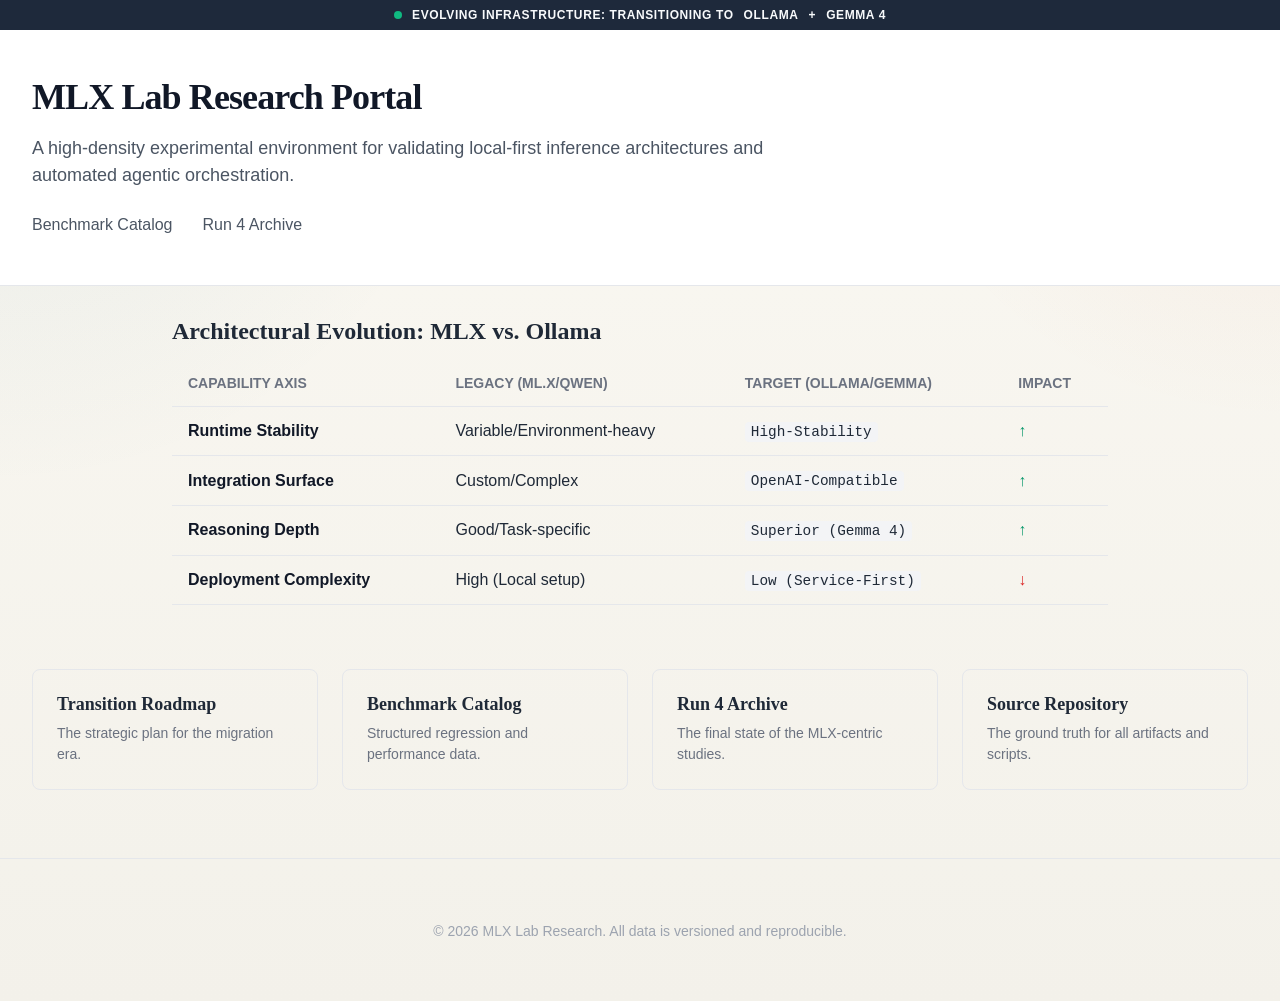
<file: docs/index.html>
<!doctype html>
<html lang="en">
<head>
  <meta charset="utf-8">
  <meta name="viewport" content="width=device-width, initial-scale=1">
  <title>MLX Lab | Research Portal</title>
  <link rel="stylesheet" href="./assets/site.css">
  <style>
    :root {
      --accent-color: #2563eb; /* Professional Blue */
      --font-mono: 'JetBrains Mono', 'SF Mono', monospace;
    }
  
    body { margin: 0; font-family: -apple-system, BlinkMacSystemFont, "Segoe UI", Roboto, Helvetica, Arial, sans-serif; line-height: 1.5; color: #1f2937; }
  
    /* Status Ribbon */
    .status-ribbon {
      background: #1e293b;
      color: #f8fafc;
      padding: 6px 20px;
      font-size: 0.75rem;
      font-weight: 600;
      text-transform: uppercase;
      letter-spacing: 0.05em;
      display: flex;
      justify-content: center;
      align-items: center;
      gap: 10px;
    }
    .status-dot { height: 8px; width: 8px; background-color: #10b981; border-radius: 50%; display: inline-scale; }
  
    /* Hero Section */
    .hero-dashboard { padding: 3rem 2rem; border-bottom: 1px solid #e5e7eb; background: #ffffff; }
    .hero-dashboard h1 { font-size: 2.25rem; font-weight: 800; margin: 0 0 0.5rem 0; letter-spacing: -0.025em; color: #111827; }
    .hero-dashboard .mission-statement { font-size: 1.125rem; color: #4b5563; max-width: 800px; }
  
    /* Comparison Table */
    .comparison-container { padding: 2rem; max-width: 1000px; margin: 0 auto; }
    .comparison-table { width: 100%; border-collapse: collapse; margin-top: 1rem; text-align: left; }
    .comparison-table th, .comparison-table td { padding: 12px 16px; border-bottom: 1px solid #e5e7eb; }
    .comparison-table th { font-size: 0.875rem; text-transform: uppercase; color: #6b7280; font-weight: 600; }
    .comparison-table tr:hover { background: #f9fafb; }
    .comparison-table .axis-name { font-weight: 600; color: #111827; }
    .comparison-table .diff-up { color: #059669; font-weight: 600; }
    .comparison-table .diff-down { color: #dc2626; font-weight: 600; }
    .comparison-table .model-id { font-family: var(--font-mono); background: #f3f4f6; padding: 2px 6px; border-radius: 4px; font-size: 0.9em; }
  
    /* Artifact Grid */
    .artifact-grid { display: grid; grid-template-columns: repeat(auto-fit, minmax(250px, 1fr)); gap: 1.5rem; padding: 2rem; }
    .artifact-card { border: 1px solid #e5e7eb; padding: 1.5rem; border-radius: 8px; transition: transform 0.2s; text-decoration: none; color: inherit; }
    .artifact-card:hover { transform: translateY(-4px); border-color: var(--accent-color); box-shadow: 0 10px 15px -3px rgba(0, 0, 0, 0.1); }
    .artifact-card h3 { margin: 0 0 0.5rem 0; font-size: 1.125rem; color: var(--accent_color); }
    .artifact-card p { margin: 0; font-size: 0.875rem; color: #6b7280; }
  
    .footer { padding: 3rem 2rem; text-align: center; font-size: 0.875rem; color: #9ca3af; border-top: 1px solid #e5e7eb; }
  </style>
</head>
<body>
  <div class="status-ribbon">
    <span class="status-dot"></span>
    Evolving Infrastructure: Transitioning to <span class="model-id">Ollama</span> + <span class="model-id">Gemma 4</span>
  </div>
  
  <main>
    <section class="hero-dashboard">
      <div class="container">
        <h1>MLX Lab Research Portal</h1>
        <p class="mission-statement">
          A high-density experimental environment for validating local-first inference architectures and automated agentic orchestration.
        </p>
        <div class="nav-links" style="margin-top: 1.5rem;">
          <a href="./runs/index.html" style="margin-right: 20px;">Benchmark Catalog</a>
          <a href="./run4/index.html">Run 4 Archive</a>
        </div>
      </div>
    </section>
  
    <section class="comparison-container">
      <h2 style="font-size: 1.5rem; margin-bottom: 1rem;">Architectural Evolution: MLX vs. Ollama</h2>
      <table class="comparison-table">
        <thead>
          <tr>
            <th>Capability Axis</th>
            <th>Legacy (ML.X/Qwen)</th>
            <th>Target (Ollama/Gemma)</th>
            <th>Impact</th>
          </tr>
        </thead>
        <tbody>
          <tr>
            <td class="axis-name">Runtime Stability</td>
            <td>Variable/Environment-heavy</td>
            <td><span class="model-id">High-Stability</span></td>
            <td class="diff-up">↑</td>
          </tr>
          <tr>
            <td class="axis-name">Integration Surface</td>
            <td>Custom/Complex</td>
            <td><span class="model-id">OpenAI-Compatible</span></td>
            <td class="diff-up">↑</td>
          </tr>
          <tr>
            <td class="axis-name">Reasoning Depth</td>
            <td>Good/Task-specific</td>
            <td><span class="model-id">Superior (Gemma 4)</span></td>
            <td class="diff-up">↑</td>
          </tr>
          <tr>
            <td class="axis-name">Deployment Complexity</td>
            <td>High (Local setup)</td>
            <td><span class="model-id">Low (Service-First)</span></td>
            <td class="diff-down">↓</td>
          </tr>
        </tbody>
      </table>
    </section>
  
    <section class="artifact-grid">
      <a href="./docs/migration/current-state-and-roadmap.md" class="artifact-card">
        <h3>Transition Roadmap</h3>
        <p>The strategic plan for the migration era.</p>
      </a>
      <a href="./runs/index.html" class="artifact-card">
        <h3>Benchmark Catalog</h3>
        <p>Structured regression and performance data.</p>
      </a>
      <a href="./run4/index.html" class="artifact-card">
        <h3>Run 4 Archive</h3>
        <p>The final state of the MLX-centric studies.</p>
      </a>
      <a href="https://github.com/kermitv/mlx-lab" class="artifact-card">
        <h3>Source Repository</h3>
        <p>The ground truth for all artifacts and scripts.</p>
      </a>
    </section>
  
    <footer class="footer">
      <p>&copy; 2026 MLX Lab Research. All data is versioned and reproducible.</p>
    </footer>
  </app>
</main>
</body>
</html>
</file>
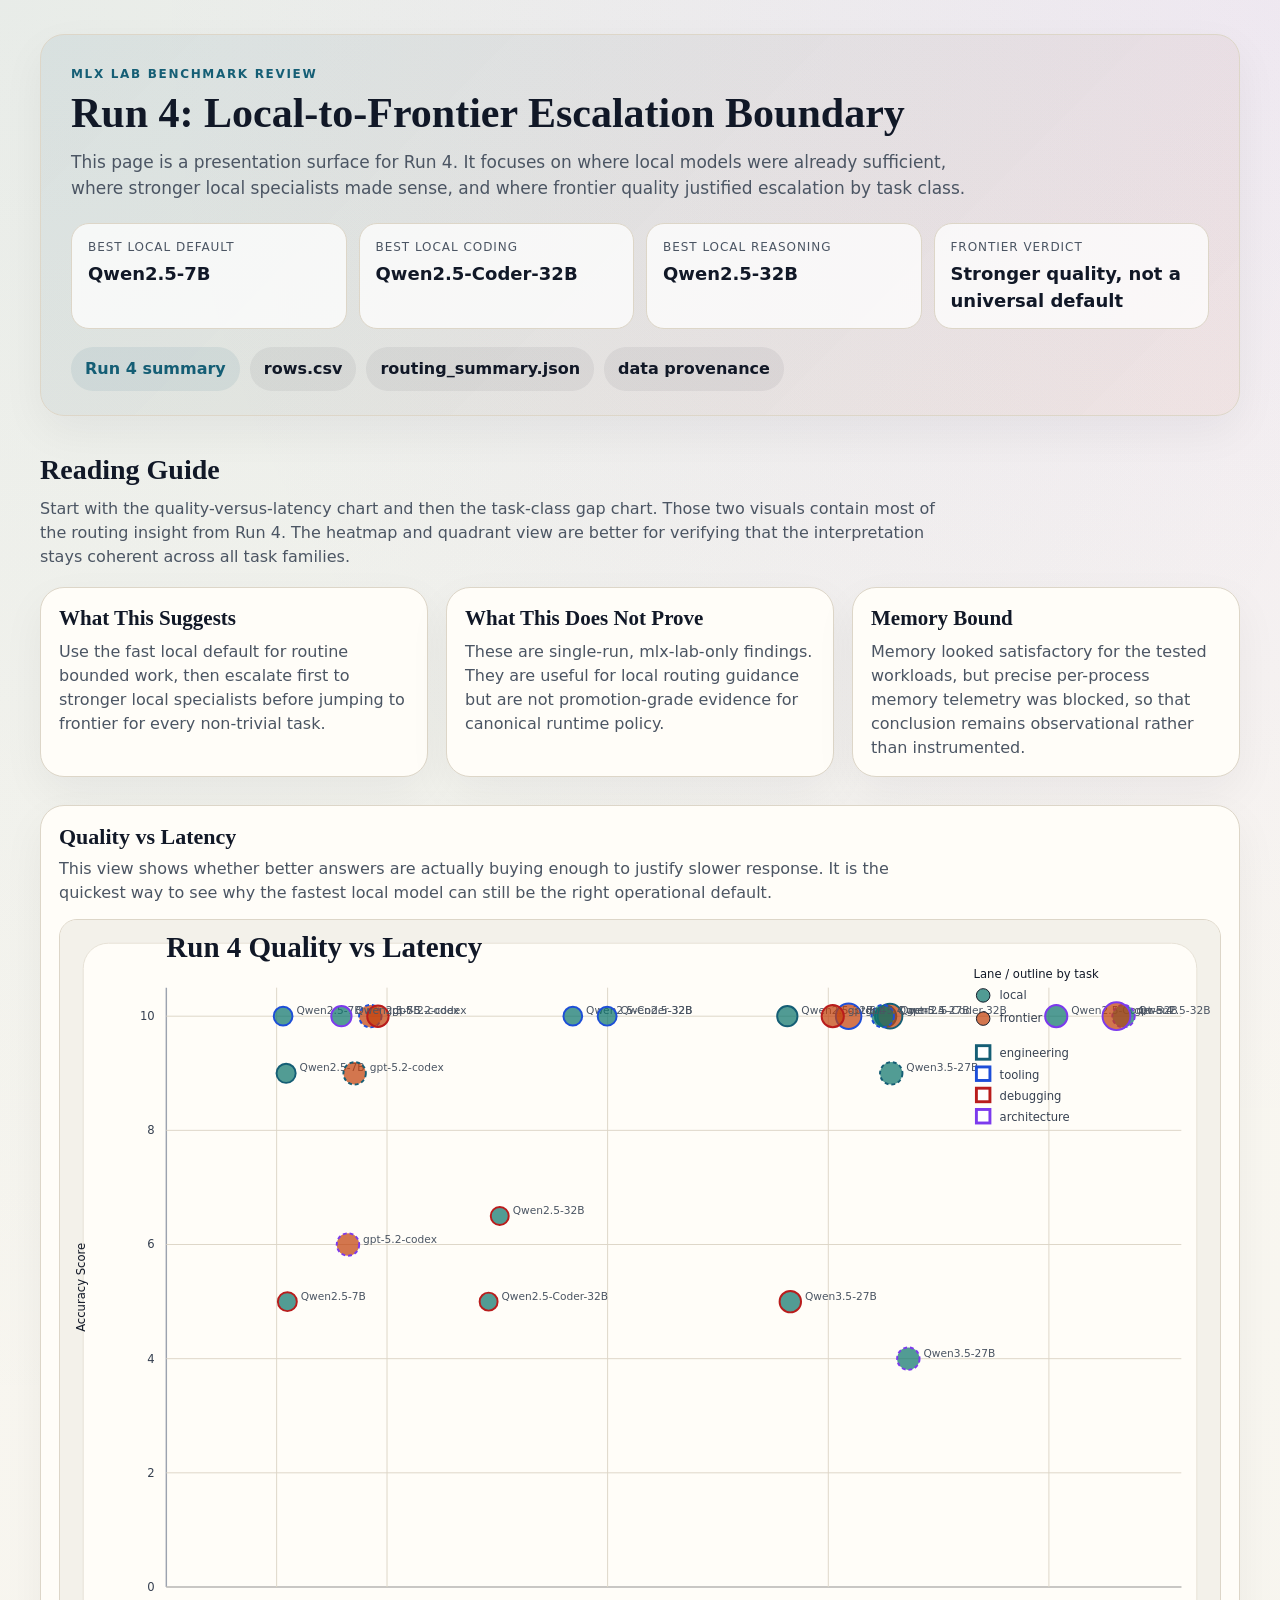
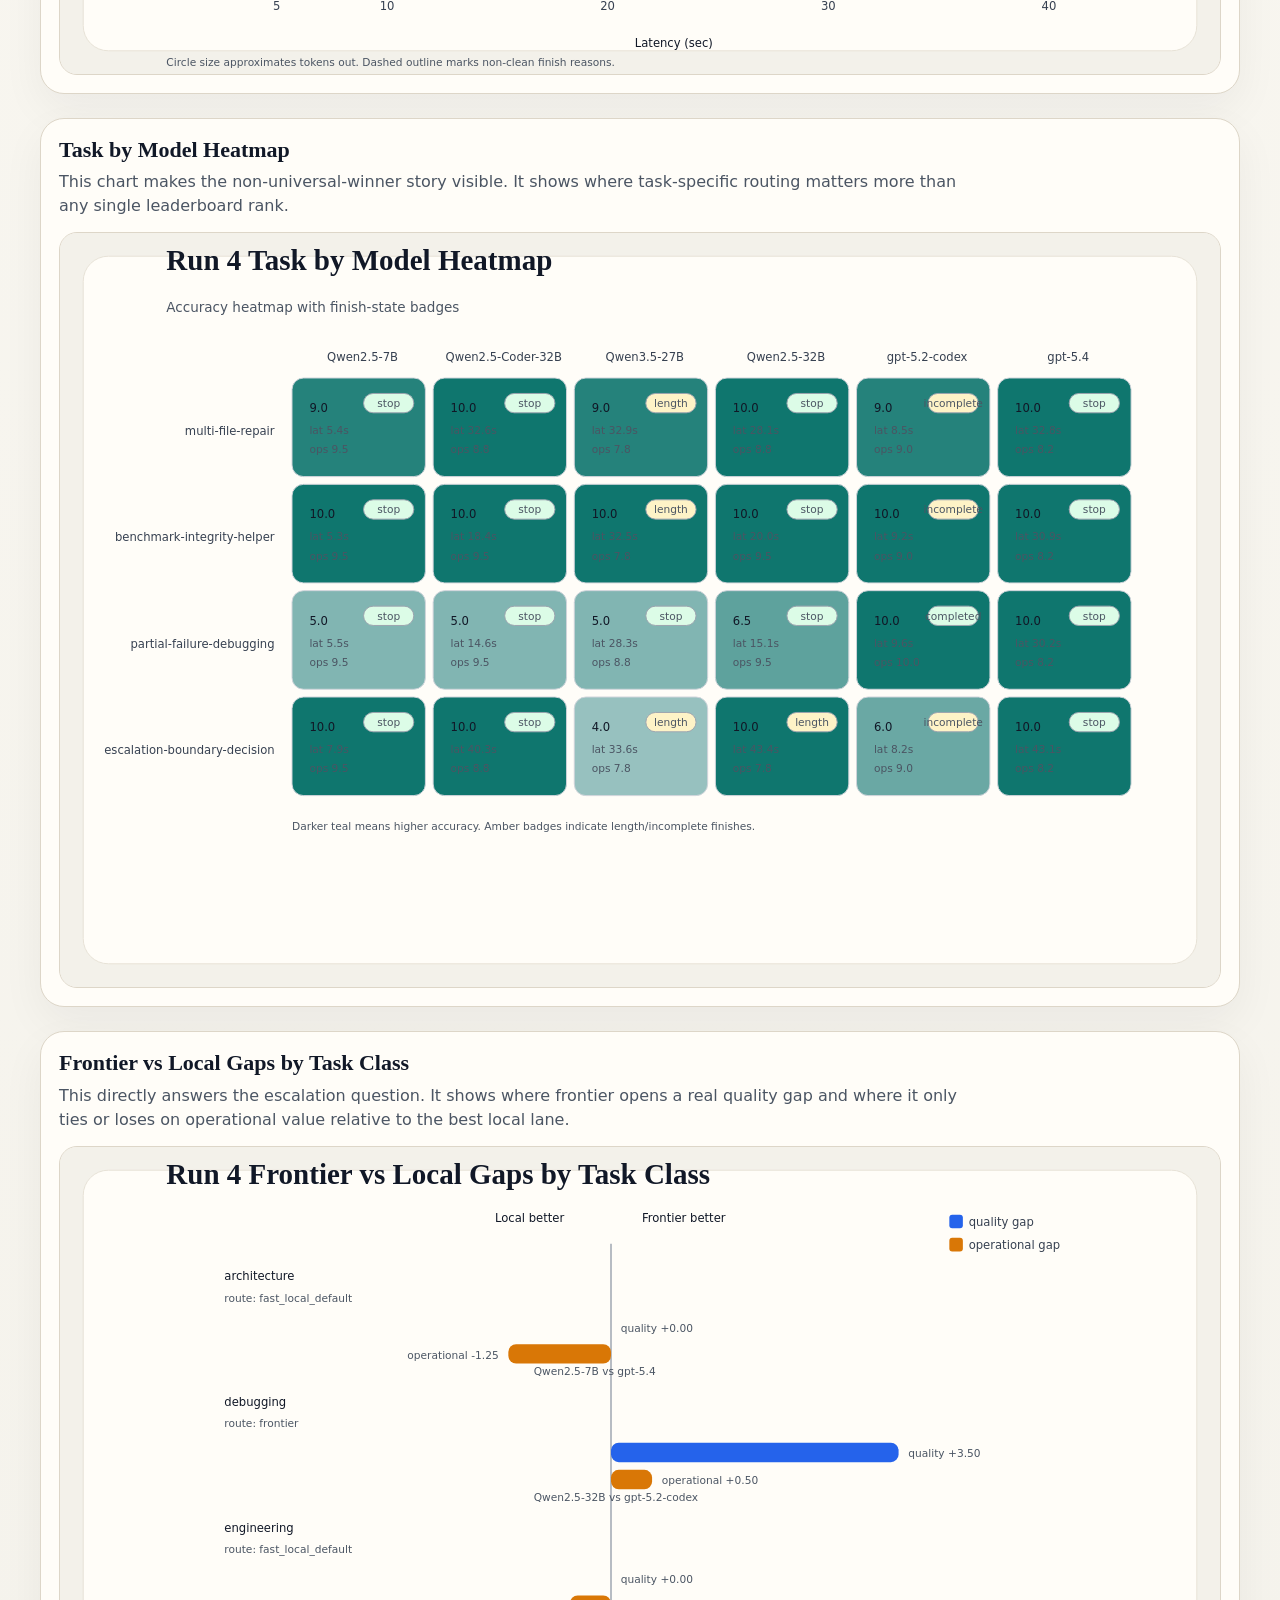
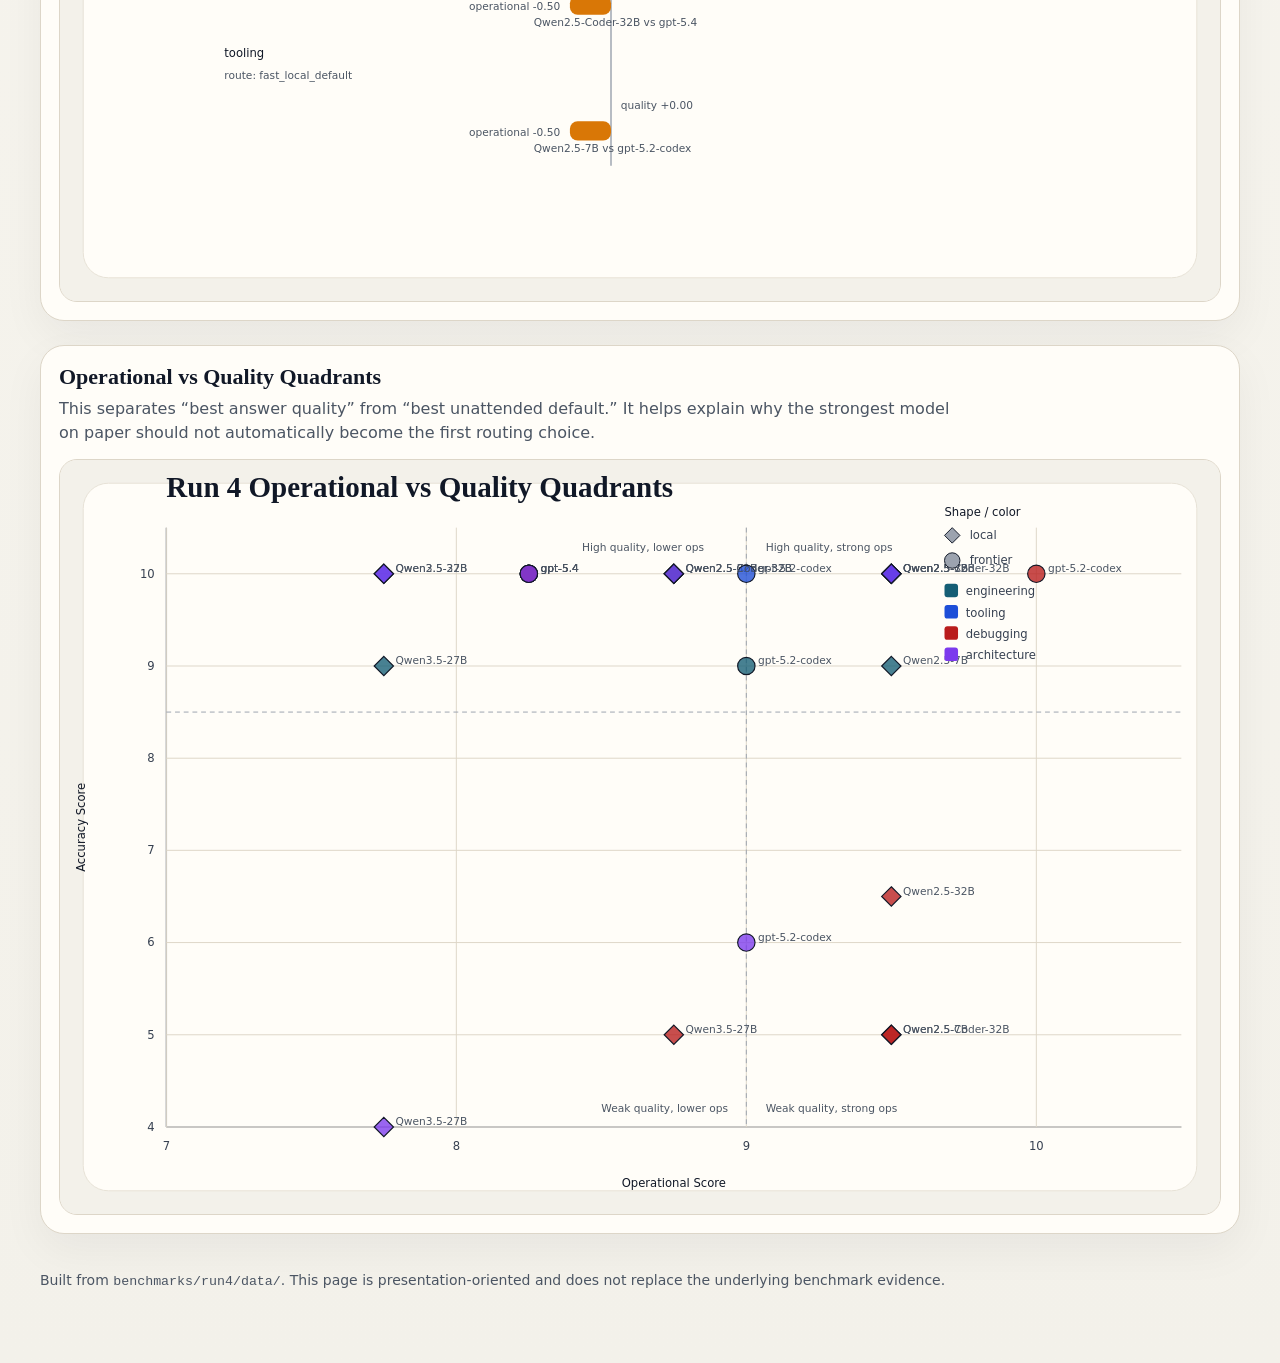
<file: benchmarks/run4/index.html>
<!doctype html>
<html lang="en">
<head>
  <meta charset="utf-8">
  <meta name="viewport" content="width=device-width, initial-scale=1">
  <title>Run 4 Benchmark Review</title>
  <style>
    :root {
      --bg: #f3f1ea;
      --panel: #fffdf8;
      --ink: #111827;
      --muted: #4b5563;
      --line: #ddd6c8;
      --accent: #155e75;
      --accent2: #c2410c;
    }
    * { box-sizing: border-box; }
    body {
      margin: 0;
      font-family: ui-sans-serif, system-ui, -apple-system, BlinkMacSystemFont, "Segoe UI", sans-serif;
      color: var(--ink);
      background:
        radial-gradient(circle at top left, rgba(21,94,117,0.08), transparent 30%),
        radial-gradient(circle at top right, rgba(124,58,237,0.08), transparent 24%),
        linear-gradient(180deg, #faf8f2 0%, var(--bg) 100%);
      line-height: 1.5;
    }
    .page {
      max-width: 1240px;
      margin: 0 auto;
      padding: 34px 20px 72px;
    }
    .hero, .card {
      background: var(--panel);
      border: 1px solid var(--line);
      border-radius: 24px;
      box-shadow: 0 16px 44px rgba(17,24,39,0.05);
    }
    .hero {
      padding: 30px 30px 24px;
      background: linear-gradient(135deg, rgba(21,94,117,0.08), rgba(194,65,12,0.06));
    }
    .eyebrow {
      margin: 0 0 8px;
      font-size: 12px;
      font-weight: 700;
      letter-spacing: 0.14em;
      text-transform: uppercase;
      color: var(--accent);
    }
    h1 {
      margin: 0;
      font: 700 42px/1.08 Georgia, "Times New Roman", serif;
    }
    .lede {
      max-width: 930px;
      margin: 14px 0 0;
      font-size: 17px;
      color: var(--muted);
    }
    .meta {
      display: grid;
      grid-template-columns: repeat(auto-fit, minmax(180px, 1fr));
      gap: 12px;
      margin-top: 22px;
    }
    .pill {
      border-radius: 18px;
      border: 1px solid var(--line);
      background: rgba(255,255,255,0.75);
      padding: 14px 16px;
    }
    .pill-label {
      margin: 0 0 4px;
      font-size: 12px;
      letter-spacing: 0.08em;
      text-transform: uppercase;
      color: var(--muted);
    }
    .pill-value {
      margin: 0;
      font-weight: 700;
      font-size: 18px;
    }
    .links {
      display: flex;
      flex-wrap: wrap;
      gap: 10px;
      margin-top: 18px;
    }
    .links a {
      text-decoration: none;
      color: var(--accent);
      background: rgba(21,94,117,0.08);
      padding: 10px 14px;
      border-radius: 999px;
      font-weight: 600;
    }
    .links a.secondary {
      color: var(--ink);
      background: rgba(17,24,39,0.06);
    }
    .section-title {
      margin: 38px 0 10px;
      font: 700 28px/1.15 Georgia, "Times New Roman", serif;
    }
    .section-copy {
      margin: 0 0 18px;
      color: var(--muted);
      max-width: 920px;
    }
    .insights {
      display: grid;
      grid-template-columns: repeat(3, 1fr);
      gap: 18px;
      margin-bottom: 28px;
    }
    .card {
      padding: 18px 18px 16px;
    }
    .card h2 {
      margin: 0 0 10px;
      font: 700 21px/1.15 Georgia, "Times New Roman", serif;
    }
    .card p {
      margin: 0;
      color: var(--muted);
    }
    .chart-grid {
      display: grid;
      gap: 24px;
    }
    .chart-card {
      padding: 18px;
    }
    .chart-card h3 {
      margin: 0 0 8px;
      font: 700 22px/1.15 Georgia, "Times New Roman", serif;
    }
    .chart-card p {
      margin: 0 0 14px;
      color: var(--muted);
      max-width: 900px;
    }
    .frame {
      border: 1px solid var(--line);
      border-radius: 18px;
      overflow: hidden;
      background: #f8f5ee;
    }
    .frame img {
      width: 100%;
      display: block;
      height: auto;
    }
    footer {
      margin-top: 36px;
      color: var(--muted);
      font-size: 14px;
    }
    code {
      font-family: ui-monospace, SFMono-Regular, Menlo, monospace;
      font-size: 0.95em;
    }
    @media (max-width: 980px) {
      .insights { grid-template-columns: 1fr; }
      h1 { font-size: 34px; }
      .page { padding: 22px 14px 48px; }
    }
  </style>
</head>
<body>
  <main class="page">
    <section class="hero">
      <p class="eyebrow">MLX Lab Benchmark Review</p>
      <h1>Run 4: Local-to-Frontier Escalation Boundary</h1>
      <p class="lede">
        This page is a presentation surface for Run 4. It focuses on where local models were already sufficient, where stronger local specialists made sense, and where frontier quality justified escalation by task class.
      </p>
      <div class="meta">
        <div class="pill">
          <p class="pill-label">Best Local Default</p>
          <p class="pill-value">Qwen2.5-7B</p>
        </div>
        <div class="pill">
          <p class="pill-label">Best Local Coding</p>
          <p class="pill-value">Qwen2.5-Coder-32B</p>
        </div>
        <div class="pill">
          <p class="pill-label">Best Local Reasoning</p>
          <p class="pill-value">Qwen2.5-32B</p>
        </div>
        <div class="pill">
          <p class="pill-label">Frontier Verdict</p>
          <p class="pill-value">Stronger quality, not a universal default</p>
        </div>
      </div>
      <div class="links">
        <a href="./summary.md">Run 4 summary</a>
        <a href="./data/rows.csv" class="secondary">rows.csv</a>
        <a href="./data/routing_summary.json" class="secondary">routing_summary.json</a>
        <a href="./data/README.md" class="secondary">data provenance</a>
      </div>
    </section>

    <h2 class="section-title">Reading Guide</h2>
    <p class="section-copy">
      Start with the quality-versus-latency chart and then the task-class gap chart. Those two visuals contain most of the routing insight from Run 4. The heatmap and quadrant view are better for verifying that the interpretation stays coherent across all task families.
    </p>

    <section class="insights">
      <article class="card">
        <h2>What This Suggests</h2>
        <p>Use the fast local default for routine bounded work, then escalate first to stronger local specialists before jumping to frontier for every non-trivial task.</p>
      </article>
      <article class="card">
        <h2>What This Does Not Prove</h2>
        <p>These are single-run, mlx-lab-only findings. They are useful for local routing guidance but are not promotion-grade evidence for canonical runtime policy.</p>
      </article>
      <article class="card">
        <h2>Memory Bound</h2>
        <p>Memory looked satisfactory for the tested workloads, but precise per-process memory telemetry was blocked, so that conclusion remains observational rather than instrumented.</p>
      </article>
    </section>

    <section class="chart-grid">
      <article class="card chart-card">
        <h3>Quality vs Latency</h3>
        <p>This view shows whether better answers are actually buying enough to justify slower response. It is the quickest way to see why the fastest local model can still be the right operational default.</p>
        <div class="frame">
          <img src="./charts/quality_vs_latency.svg" alt="Run 4 quality versus latency chart">
        </div>
      </article>

      <article class="card chart-card">
        <h3>Task by Model Heatmap</h3>
        <p>This chart makes the non-universal-winner story visible. It shows where task-specific routing matters more than any single leaderboard rank.</p>
        <div class="frame">
          <img src="./charts/task_model_heatmap.svg" alt="Run 4 task by model heatmap">
        </div>
      </article>

      <article class="card chart-card">
        <h3>Frontier vs Local Gaps by Task Class</h3>
        <p>This directly answers the escalation question. It shows where frontier opens a real quality gap and where it only ties or loses on operational value relative to the best local lane.</p>
        <div class="frame">
          <img src="./charts/frontier_vs_local_gap.svg" alt="Run 4 frontier versus local gap chart">
        </div>
      </article>

      <article class="card chart-card">
        <h3>Operational vs Quality Quadrants</h3>
        <p>This separates “best answer quality” from “best unattended default.” It helps explain why the strongest model on paper should not automatically become the first routing choice.</p>
        <div class="frame">
          <img src="./charts/operational_vs_quality.svg" alt="Run 4 operational versus quality chart">
        </div>
      </article>
    </section>

    <footer>
      Built from <code>benchmarks/run4/data/</code>. This page is presentation-oriented and does not replace the underlying benchmark evidence.
    </footer>
  </main>
</body>
</html>
</file>
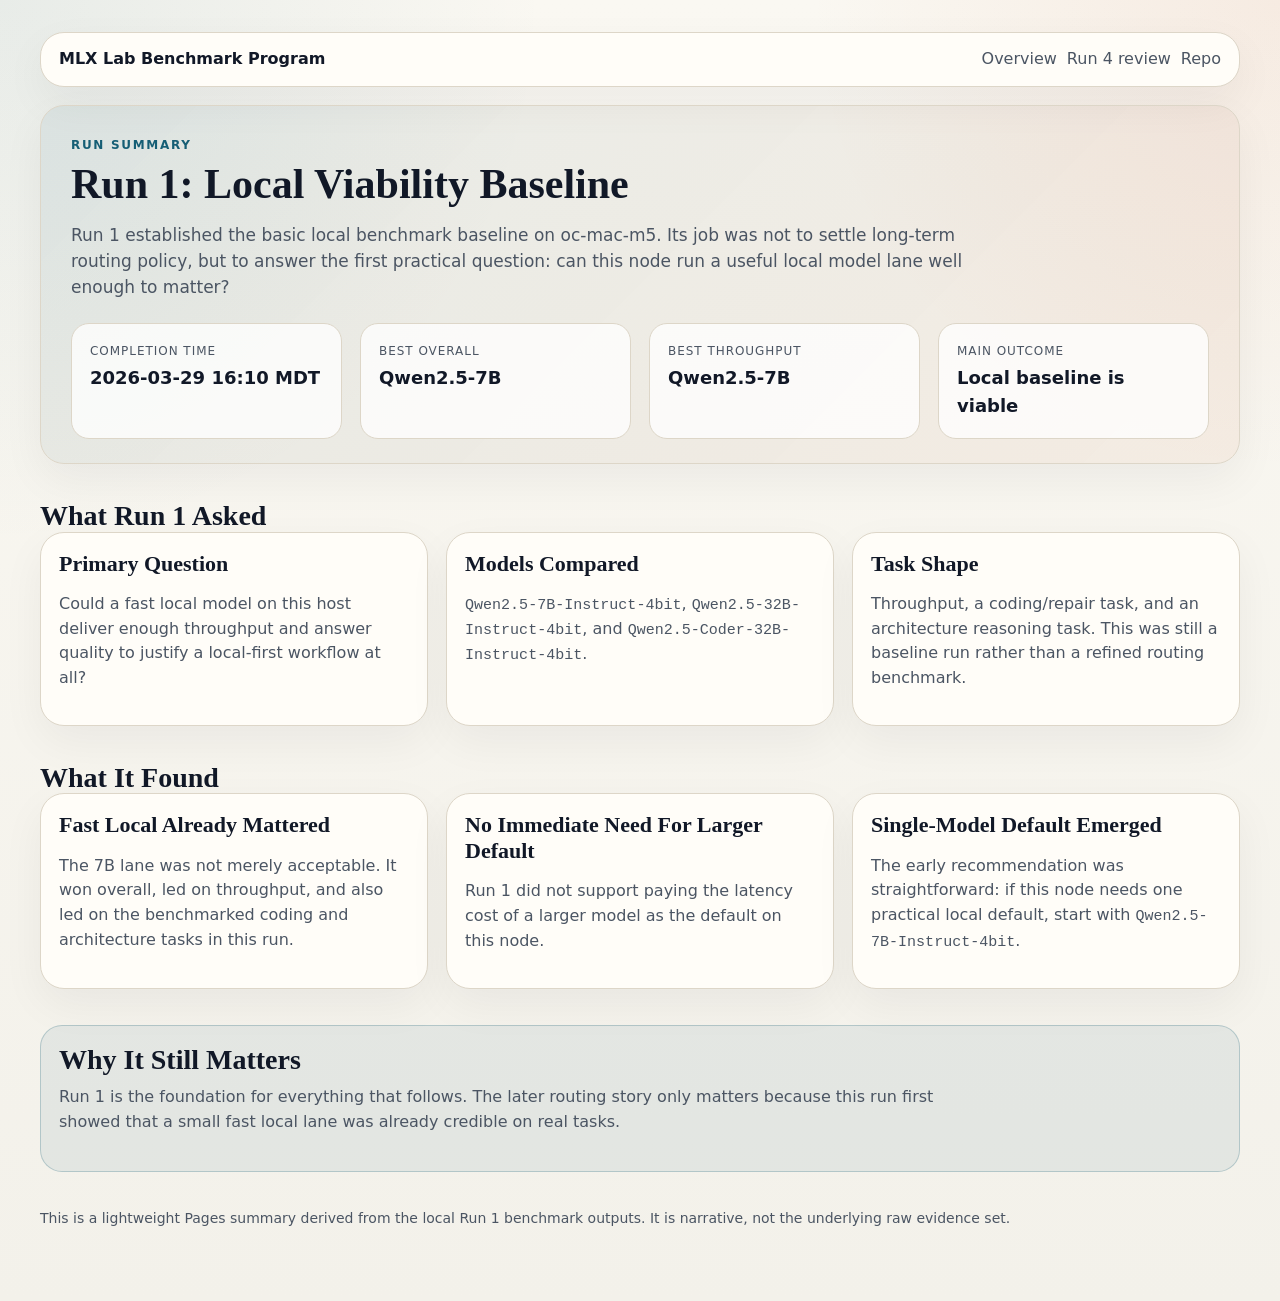
<file: docs/run1/index.html>
<!doctype html>
<html lang="en">
<head>
  <meta charset="utf-8">
  <meta name="viewport" content="width=device-width, initial-scale=1">
  <title>Run 1 Summary | MLX Lab Benchmark Program</title>
  <link rel="stylesheet" href="../assets/site.css">
</head>
<body>
  <main class="page">
    <nav class="nav">
      <a class="nav-home" href="../index.html">MLX Lab Benchmark Program</a>
      <div class="nav-links">
        <a href="../index.html">Overview</a>
        <a href="../run4/index.html">Run 4 review</a>
        <a href="https://github.com/kermitv/mlx-lab">Repo</a>
      </div>
    </nav>

    <section class="hero">
      <p class="eyebrow">Run Summary</p>
      <h1>Run 1: Local Viability Baseline</h1>
      <p class="lede">
        Run 1 established the basic local benchmark baseline on oc-mac-m5. Its job was not to settle long-term routing policy, but to answer the first practical question: can this node run a useful local model lane well enough to matter?
      </p>
      <div class="meta-grid">
        <div class="pill">
          <p class="pill-label">Completion Time</p>
          <p class="pill-value">2026-03-29 16:10 MDT</p>
        </div>
        <div class="pill">
          <p class="pill-label">Best Overall</p>
          <p class="pill-value">Qwen2.5-7B</p>
        </div>
        <div class="pill">
          <p class="pill-label">Best Throughput</p>
          <p class="pill-value">Qwen2.5-7B</p>
        </div>
        <div class="pill">
          <p class="pill-label">Main Outcome</p>
          <p class="pill-value">Local baseline is viable</p>
        </div>
      </div>
    </section>

    <section class="section">
      <h2>What Run 1 Asked</h2>
      <div class="guide-grid">
        <article class="card">
          <h3>Primary Question</h3>
          <p>Could a fast local model on this host deliver enough throughput and answer quality to justify a local-first workflow at all?</p>
        </article>
        <article class="card">
          <h3>Models Compared</h3>
          <p><span class="repo-link">Qwen2.5-7B-Instruct-4bit</span>, <span class="repo-link">Qwen2.5-32B-Instruct-4bit</span>, and <span class="repo-link">Qwen2.5-Coder-32B-Instruct-4bit</span>.</p>
        </article>
        <article class="card">
          <h3>Task Shape</h3>
          <p>Throughput, a coding/repair task, and an architecture reasoning task. This was still a baseline run rather than a refined routing benchmark.</p>
        </article>
      </div>
    </section>

    <section class="section">
      <h2>What It Found</h2>
      <div class="insights">
        <article class="card">
          <h3>Fast Local Already Mattered</h3>
          <p>The 7B lane was not merely acceptable. It won overall, led on throughput, and also led on the benchmarked coding and architecture tasks in this run.</p>
        </article>
        <article class="card">
          <h3>No Immediate Need For Larger Default</h3>
          <p>Run 1 did not support paying the latency cost of a larger model as the default on this node.</p>
        </article>
        <article class="card">
          <h3>Single-Model Default Emerged</h3>
          <p>The early recommendation was straightforward: if this node needs one practical local default, start with <span class="repo-link">Qwen2.5-7B-Instruct-4bit</span>.</p>
        </article>
      </div>
    </section>

    <section class="section">
      <div class="callout">
        <h2>Why It Still Matters</h2>
        <p class="section-copy">
          Run 1 is the foundation for everything that follows. The later routing story only matters because this run first showed that a small fast local lane was already credible on real tasks.
        </p>
      </div>
    </section>

    <footer>
      This is a lightweight Pages summary derived from the local Run 1 benchmark outputs. It is narrative, not the underlying raw evidence set.
    </footer>
  </main>
</body>
</html>
</file>
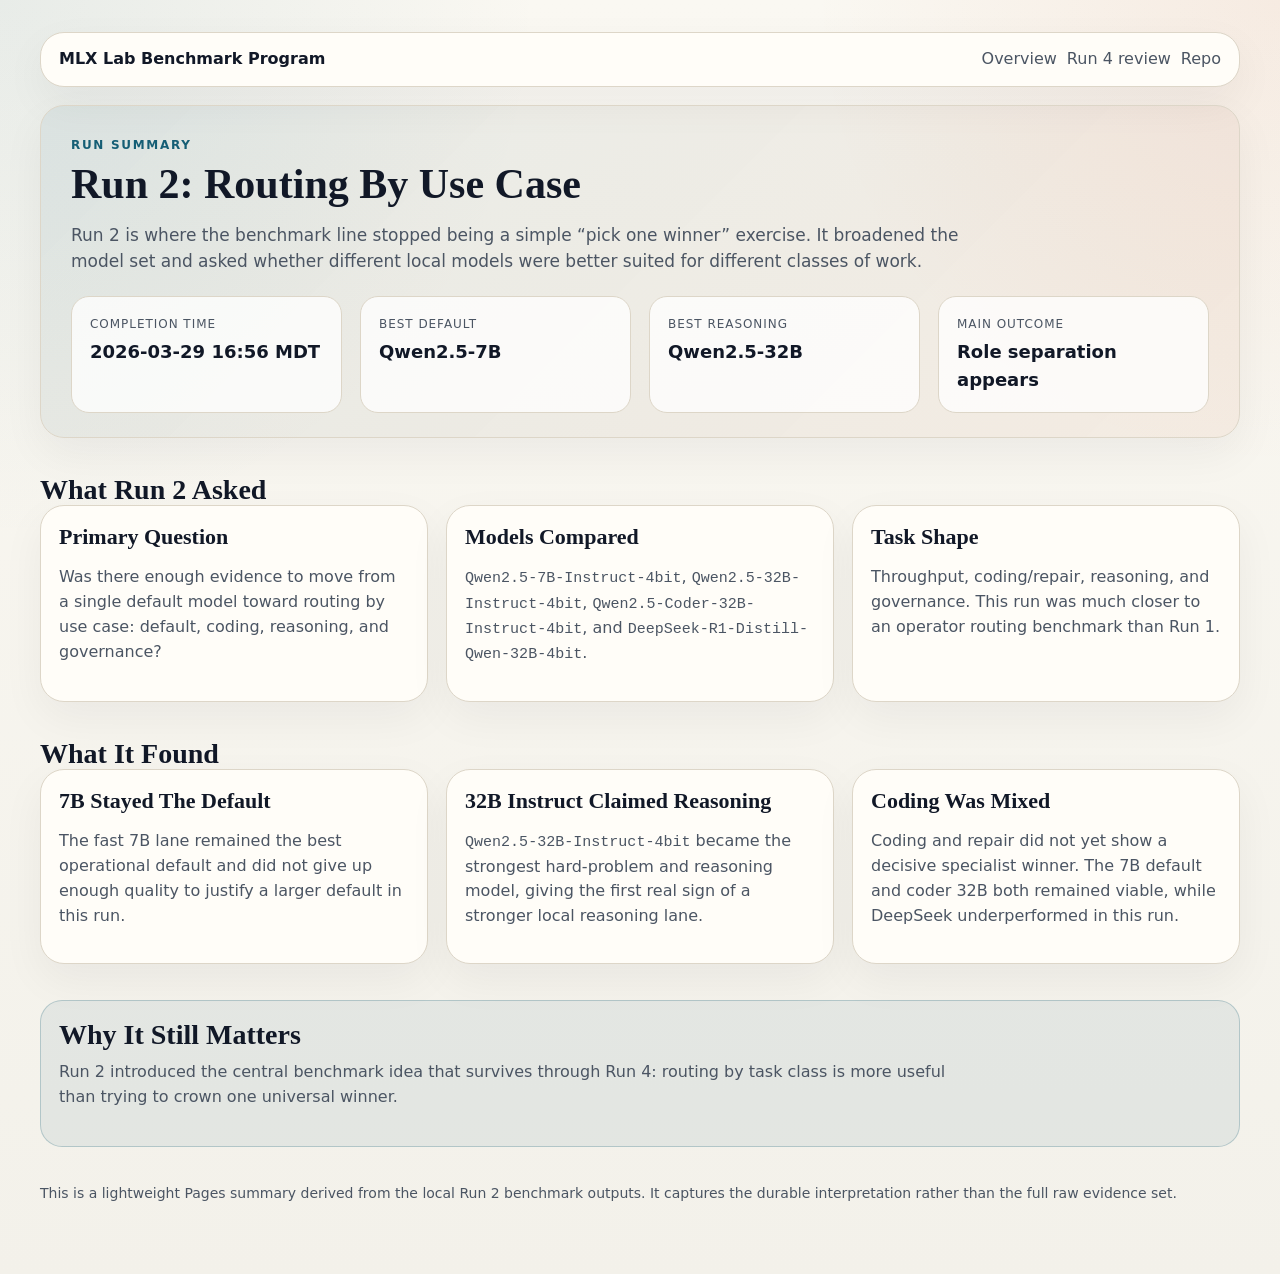
<file: docs/run2/index.html>
<!doctype html>
<html lang="en">
<head>
  <meta charset="utf-8">
  <meta name="viewport" content="width=device-width, initial-scale=1">
  <title>Run 2 Summary | MLX Lab Benchmark Program</title>
  <link rel="stylesheet" href="../assets/site.css">
</head>
<body>
  <main class="page">
    <nav class="nav">
      <a class="nav-home" href="../index.html">MLX Lab Benchmark Program</a>
      <div class="nav-links">
        <a href="../index.html">Overview</a>
        <a href="../run4/index.html">Run 4 review</a>
        <a href="https://github.com/kermitv/mlx-lab">Repo</a>
      </div>
    </nav>

    <section class="hero">
      <p class="eyebrow">Run Summary</p>
      <h1>Run 2: Routing By Use Case</h1>
      <p class="lede">
        Run 2 is where the benchmark line stopped being a simple “pick one winner” exercise. It broadened the model set and asked whether different local models were better suited for different classes of work.
      </p>
      <div class="meta-grid">
        <div class="pill">
          <p class="pill-label">Completion Time</p>
          <p class="pill-value">2026-03-29 16:56 MDT</p>
        </div>
        <div class="pill">
          <p class="pill-label">Best Default</p>
          <p class="pill-value">Qwen2.5-7B</p>
        </div>
        <div class="pill">
          <p class="pill-label">Best Reasoning</p>
          <p class="pill-value">Qwen2.5-32B</p>
        </div>
        <div class="pill">
          <p class="pill-label">Main Outcome</p>
          <p class="pill-value">Role separation appears</p>
        </div>
      </div>
    </section>

    <section class="section">
      <h2>What Run 2 Asked</h2>
      <div class="guide-grid">
        <article class="card">
          <h3>Primary Question</h3>
          <p>Was there enough evidence to move from a single default model toward routing by use case: default, coding, reasoning, and governance?</p>
        </article>
        <article class="card">
          <h3>Models Compared</h3>
          <p><span class="repo-link">Qwen2.5-7B-Instruct-4bit</span>, <span class="repo-link">Qwen2.5-32B-Instruct-4bit</span>, <span class="repo-link">Qwen2.5-Coder-32B-Instruct-4bit</span>, and <span class="repo-link">DeepSeek-R1-Distill-Qwen-32B-4bit</span>.</p>
        </article>
        <article class="card">
          <h3>Task Shape</h3>
          <p>Throughput, coding/repair, reasoning, and governance. This run was much closer to an operator routing benchmark than Run 1.</p>
        </article>
      </div>
    </section>

    <section class="section">
      <h2>What It Found</h2>
      <div class="insights">
        <article class="card">
          <h3>7B Stayed The Default</h3>
          <p>The fast 7B lane remained the best operational default and did not give up enough quality to justify a larger default in this run.</p>
        </article>
        <article class="card">
          <h3>32B Instruct Claimed Reasoning</h3>
          <p><span class="repo-link">Qwen2.5-32B-Instruct-4bit</span> became the strongest hard-problem and reasoning model, giving the first real sign of a stronger local reasoning lane.</p>
        </article>
        <article class="card">
          <h3>Coding Was Mixed</h3>
          <p>Coding and repair did not yet show a decisive specialist winner. The 7B default and coder 32B both remained viable, while DeepSeek underperformed in this run.</p>
        </article>
      </div>
    </section>

    <section class="section">
      <div class="callout">
        <h2>Why It Still Matters</h2>
        <p class="section-copy">
          Run 2 introduced the central benchmark idea that survives through Run 4: routing by task class is more useful than trying to crown one universal winner.
        </p>
      </div>
    </section>

    <footer>
      This is a lightweight Pages summary derived from the local Run 2 benchmark outputs. It captures the durable interpretation rather than the full raw evidence set.
    </footer>
  </main>
</body>
</html>
</file>
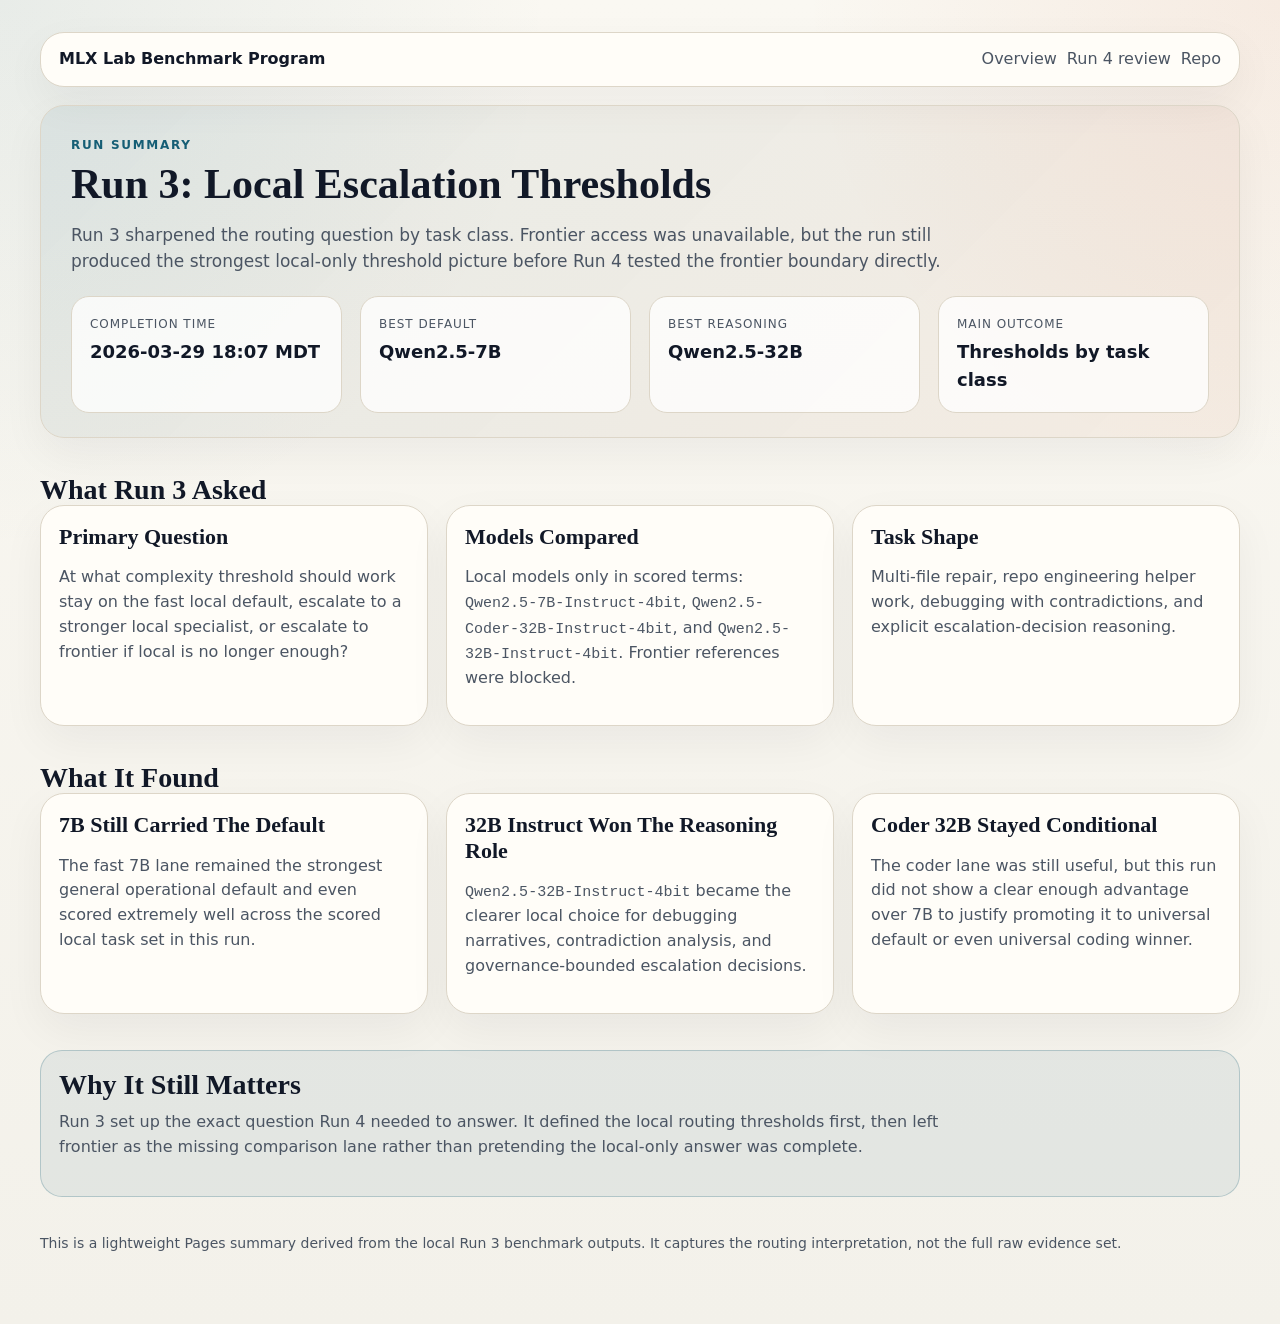
<file: docs/run3/index.html>
<!doctype html>
<html lang="en">
<head>
  <meta charset="utf-8">
  <meta name="viewport" content="width=device-width, initial-scale=1">
  <title>Run 3 Summary | MLX Lab Benchmark Program</title>
  <link rel="stylesheet" href="../assets/site.css">
</head>
<body>
  <main class="page">
    <nav class="nav">
      <a class="nav-home" href="../index.html">MLX Lab Benchmark Program</a>
      <div class="nav-links">
        <a href="../index.html">Overview</a>
        <a href="../run4/index.html">Run 4 review</a>
        <a href="https://github.com/kermitv/mlx-lab">Repo</a>
      </div>
    </nav>

    <section class="hero">
      <p class="eyebrow">Run Summary</p>
      <h1>Run 3: Local Escalation Thresholds</h1>
      <p class="lede">
        Run 3 sharpened the routing question by task class. Frontier access was unavailable, but the run still produced the strongest local-only threshold picture before Run 4 tested the frontier boundary directly.
      </p>
      <div class="meta-grid">
        <div class="pill">
          <p class="pill-label">Completion Time</p>
          <p class="pill-value">2026-03-29 18:07 MDT</p>
        </div>
        <div class="pill">
          <p class="pill-label">Best Default</p>
          <p class="pill-value">Qwen2.5-7B</p>
        </div>
        <div class="pill">
          <p class="pill-label">Best Reasoning</p>
          <p class="pill-value">Qwen2.5-32B</p>
        </div>
        <div class="pill">
          <p class="pill-label">Main Outcome</p>
          <p class="pill-value">Thresholds by task class</p>
        </div>
      </div>
    </section>

    <section class="section">
      <h2>What Run 3 Asked</h2>
      <div class="guide-grid">
        <article class="card">
          <h3>Primary Question</h3>
          <p>At what complexity threshold should work stay on the fast local default, escalate to a stronger local specialist, or escalate to frontier if local is no longer enough?</p>
        </article>
        <article class="card">
          <h3>Models Compared</h3>
          <p>Local models only in scored terms: <span class="repo-link">Qwen2.5-7B-Instruct-4bit</span>, <span class="repo-link">Qwen2.5-Coder-32B-Instruct-4bit</span>, and <span class="repo-link">Qwen2.5-32B-Instruct-4bit</span>. Frontier references were blocked.</p>
        </article>
        <article class="card">
          <h3>Task Shape</h3>
          <p>Multi-file repair, repo engineering helper work, debugging with contradictions, and explicit escalation-decision reasoning.</p>
        </article>
      </div>
    </section>

    <section class="section">
      <h2>What It Found</h2>
      <div class="insights">
        <article class="card">
          <h3>7B Still Carried The Default</h3>
          <p>The fast 7B lane remained the strongest general operational default and even scored extremely well across the scored local task set in this run.</p>
        </article>
        <article class="card">
          <h3>32B Instruct Won The Reasoning Role</h3>
          <p><span class="repo-link">Qwen2.5-32B-Instruct-4bit</span> became the clearer local choice for debugging narratives, contradiction analysis, and governance-bounded escalation decisions.</p>
        </article>
        <article class="card">
          <h3>Coder 32B Stayed Conditional</h3>
          <p>The coder lane was still useful, but this run did not show a clear enough advantage over 7B to justify promoting it to universal default or even universal coding winner.</p>
        </article>
      </div>
    </section>

    <section class="section">
      <div class="callout">
        <h2>Why It Still Matters</h2>
        <p class="section-copy">
          Run 3 set up the exact question Run 4 needed to answer. It defined the local routing thresholds first, then left frontier as the missing comparison lane rather than pretending the local-only answer was complete.
        </p>
      </div>
    </section>

    <footer>
      This is a lightweight Pages summary derived from the local Run 3 benchmark outputs. It captures the routing interpretation, not the full raw evidence set.
    </footer>
  </main>
</body>
</html>
</file>
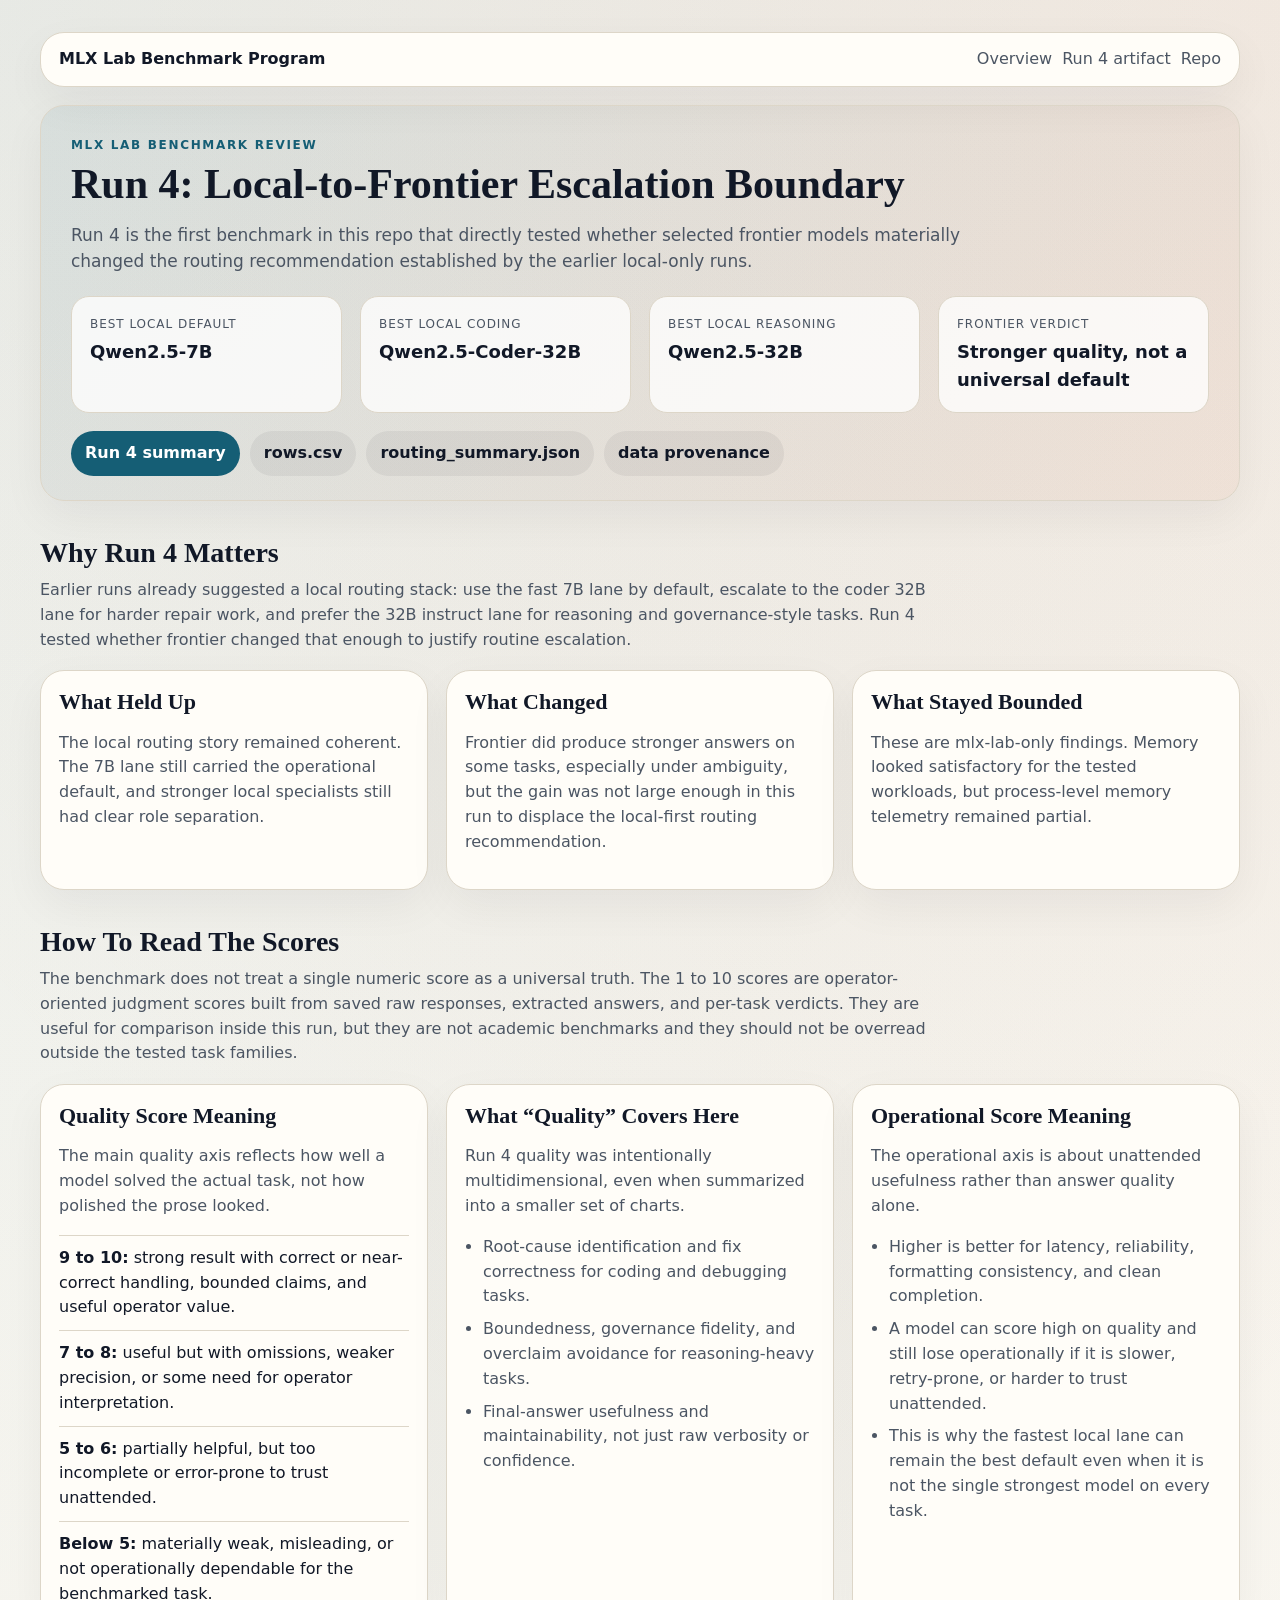
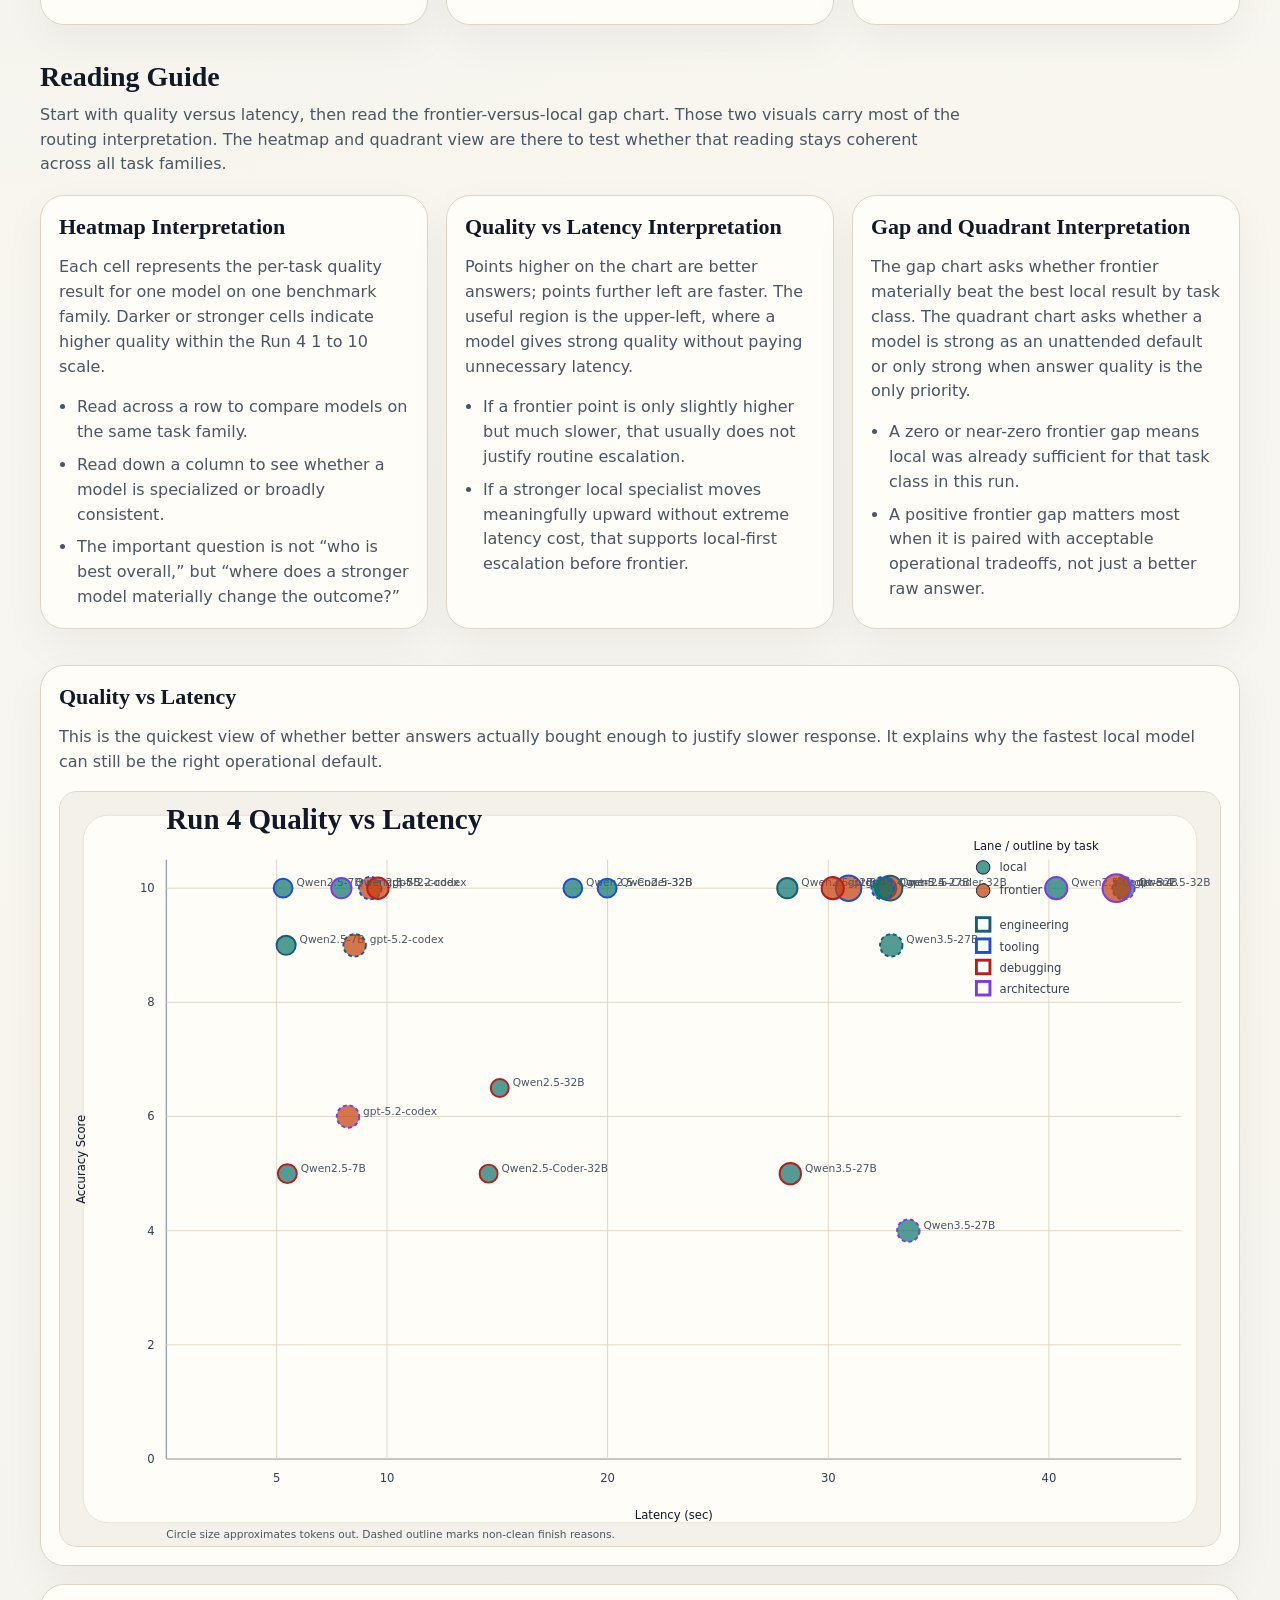
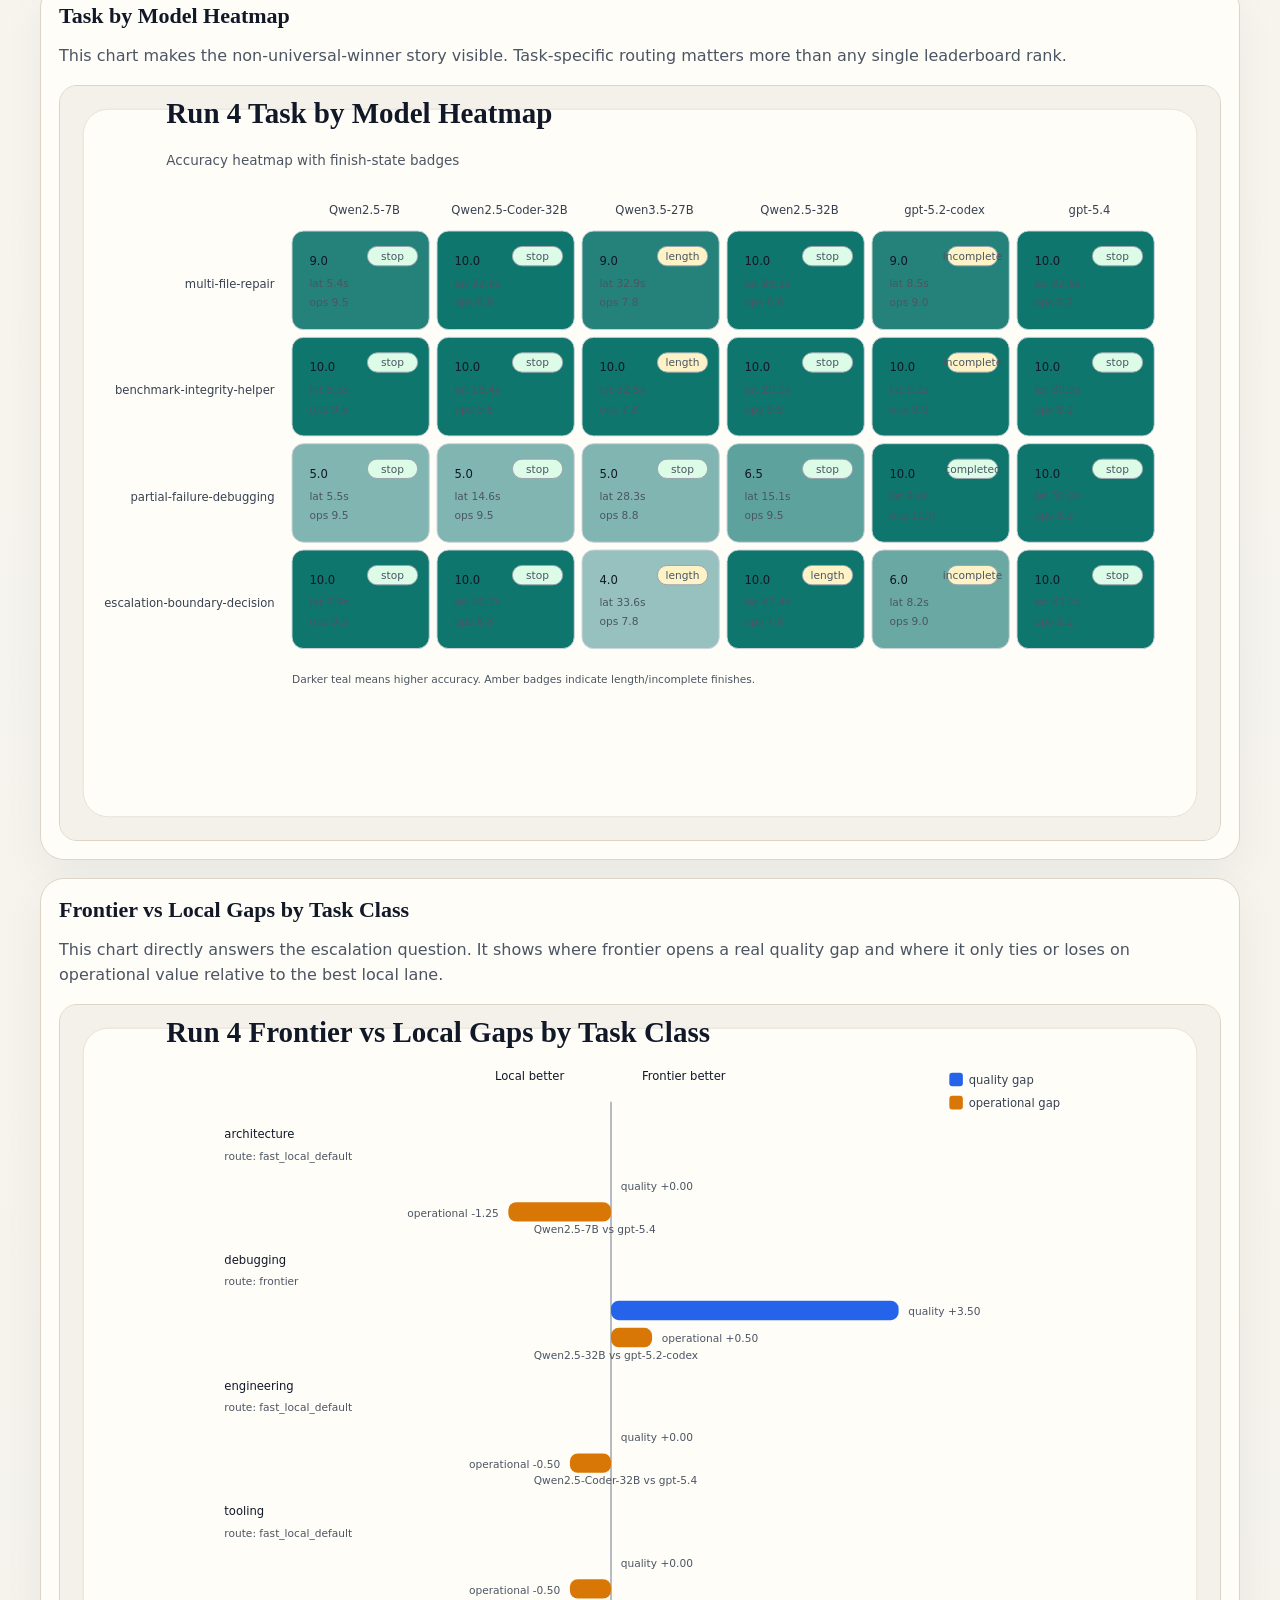
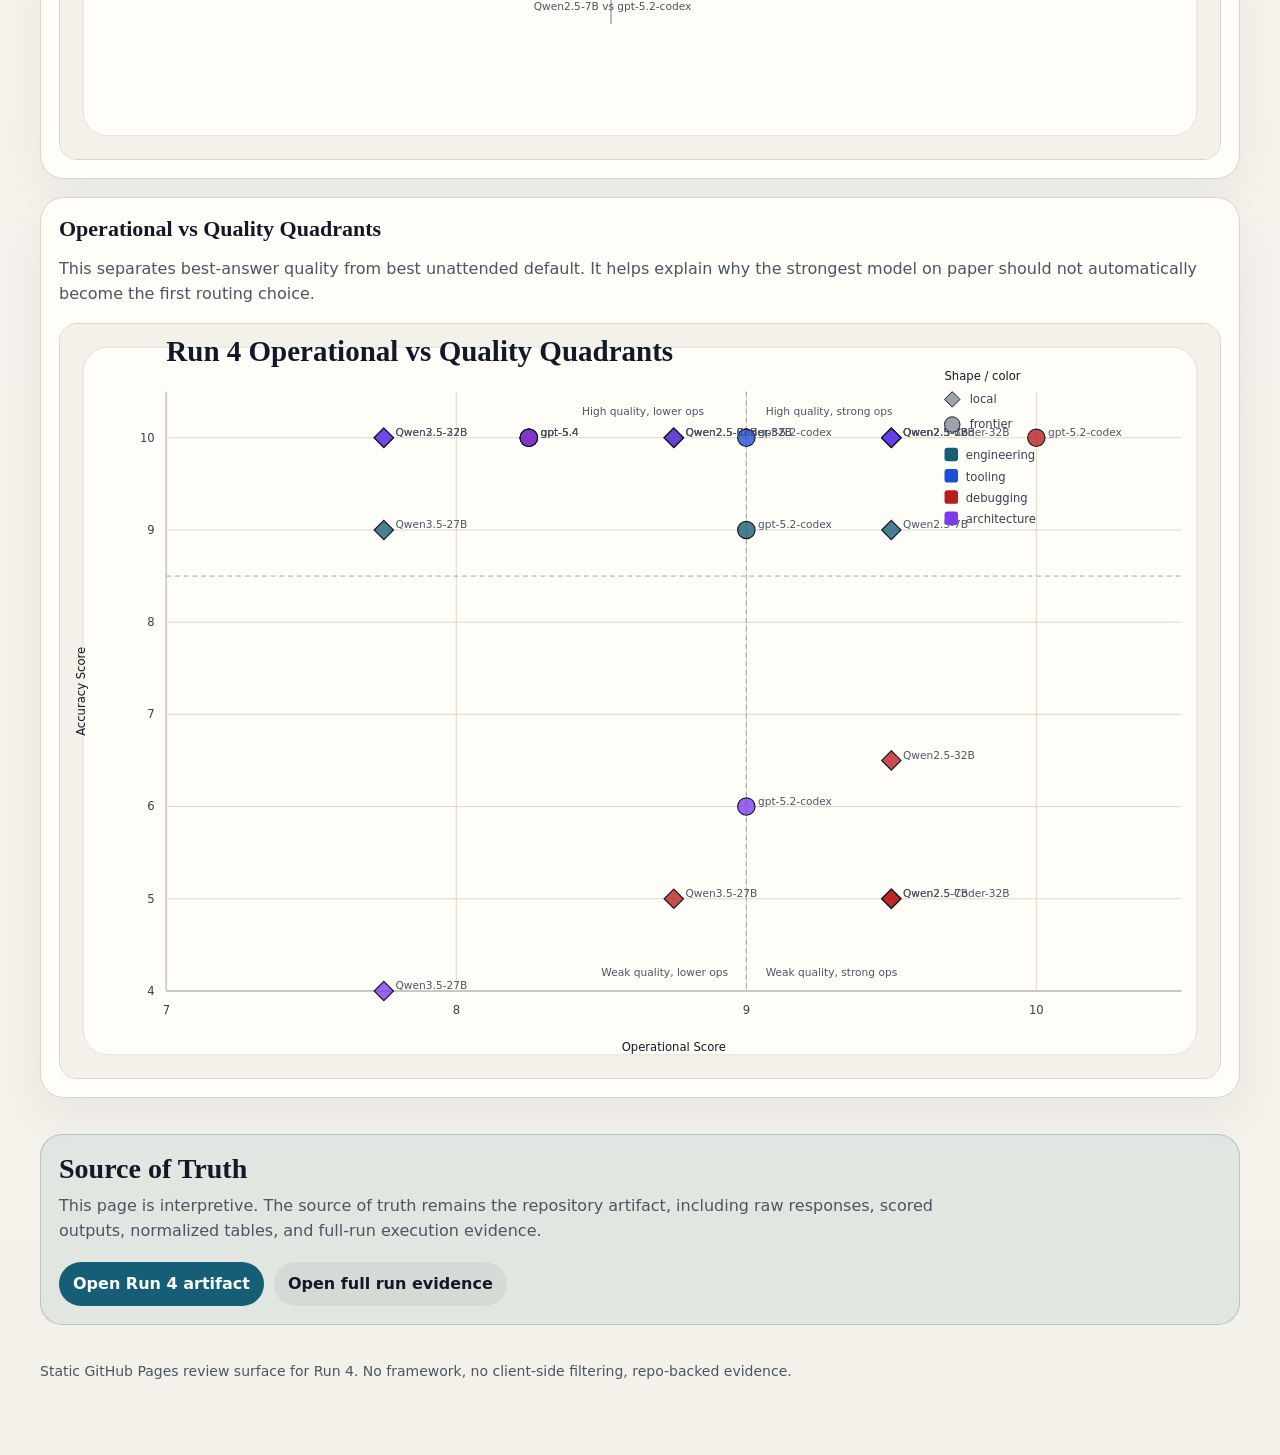
<file: docs/run4/index.html>
<!doctype html>
<html lang="en">
<head>
  <meta charset="utf-8">
  <meta name="viewport" content="width=device-width, initial-scale=1">
  <title>Run 4 Review | MLX Lab Benchmark Program</title>
  <link rel="stylesheet" href="../assets/site.css">
</head>
<body>
  <main class="page">
    <nav class="nav">
      <a class="nav-home" href="../index.html">MLX Lab Benchmark Program</a>
      <div class="nav-links">
        <a href="../index.html">Overview</a>
        <a href="https://github.com/kermitv/mlx-lab/tree/master/benchmarks/run4">Run 4 artifact</a>
        <a href="https://github.com/kermitv/mlx-lab">Repo</a>
      </div>
    </nav>

    <section class="hero">
      <p class="eyebrow">MLX Lab Benchmark Review</p>
      <h1>Run 4: Local-to-Frontier Escalation Boundary</h1>
      <p class="lede">
        Run 4 is the first benchmark in this repo that directly tested whether selected frontier models materially changed the routing recommendation established by the earlier local-only runs.
      </p>
      <div class="meta-grid">
        <div class="pill">
          <p class="pill-label">Best Local Default</p>
          <p class="pill-value">Qwen2.5-7B</p>
        </div>
        <div class="pill">
          <p class="pill-label">Best Local Coding</p>
          <p class="pill-value">Qwen2.5-Coder-32B</p>
        </div>
        <div class="pill">
          <p class="pill-label">Best Local Reasoning</p>
          <p class="pill-value">Qwen2.5-32B</p>
        </div>
        <div class="pill">
          <p class="pill-label">Frontier Verdict</p>
          <p class="pill-value">Stronger quality, not a universal default</p>
        </div>
      </div>
      <div class="button-row">
        <a class="button button-primary" href="https://github.com/kermitv/mlx-lab/blob/master/benchmarks/run4/summary.md">Run 4 summary</a>
        <a class="button button-secondary" href="https://github.com/kermitv/mlx-lab/blob/master/benchmarks/run4/data/rows.csv">rows.csv</a>
        <a class="button button-secondary" href="https://github.com/kermitv/mlx-lab/blob/master/benchmarks/run4/data/routing_summary.json">routing_summary.json</a>
        <a class="button button-secondary" href="https://github.com/kermitv/mlx-lab/blob/master/benchmarks/run4/data/README.md">data provenance</a>
      </div>
    </section>

    <section class="section">
      <h2>Why Run 4 Matters</h2>
      <p class="section-copy">
        Earlier runs already suggested a local routing stack: use the fast 7B lane by default, escalate to the coder 32B lane for harder repair work, and prefer the 32B instruct lane for reasoning and governance-style tasks. Run 4 tested whether frontier changed that enough to justify routine escalation.
      </p>
      <div class="insights">
        <article class="card">
          <h3>What Held Up</h3>
          <p>The local routing story remained coherent. The 7B lane still carried the operational default, and stronger local specialists still had clear role separation.</p>
        </article>
        <article class="card">
          <h3>What Changed</h3>
          <p>Frontier did produce stronger answers on some tasks, especially under ambiguity, but the gain was not large enough in this run to displace the local-first routing recommendation.</p>
        </article>
        <article class="card">
          <h3>What Stayed Bounded</h3>
          <p>These are mlx-lab-only findings. Memory looked satisfactory for the tested workloads, but process-level memory telemetry remained partial.</p>
        </article>
      </div>
    </section>

    <section class="section">
      <h2>How To Read The Scores</h2>
      <p class="section-copy">
        The benchmark does not treat a single numeric score as a universal truth. The 1 to 10 scores are operator-oriented judgment scores built from saved raw responses, extracted answers, and per-task verdicts. They are useful for comparison inside this run, but they are not academic benchmarks and they should not be overread outside the tested task families.
      </p>
      <div class="guide-grid">
        <article class="card">
          <h3>Quality Score Meaning</h3>
          <p>The main quality axis reflects how well a model solved the actual task, not how polished the prose looked.</p>
          <span class="definition"><strong>9 to 10:</strong> strong result with correct or near-correct handling, bounded claims, and useful operator value.</span>
          <span class="definition"><strong>7 to 8:</strong> useful but with omissions, weaker precision, or some need for operator interpretation.</span>
          <span class="definition"><strong>5 to 6:</strong> partially helpful, but too incomplete or error-prone to trust unattended.</span>
          <span class="definition"><strong>Below 5:</strong> materially weak, misleading, or not operationally dependable for the benchmarked task.</span>
        </article>
        <article class="card">
          <h3>What “Quality” Covers Here</h3>
          <p>Run 4 quality was intentionally multidimensional, even when summarized into a smaller set of charts.</p>
          <ul>
            <li>Root-cause identification and fix correctness for coding and debugging tasks.</li>
            <li>Boundedness, governance fidelity, and overclaim avoidance for reasoning-heavy tasks.</li>
            <li>Final-answer usefulness and maintainability, not just raw verbosity or confidence.</li>
          </ul>
        </article>
        <article class="card">
          <h3>Operational Score Meaning</h3>
          <p>The operational axis is about unattended usefulness rather than answer quality alone.</p>
          <ul>
            <li>Higher is better for latency, reliability, formatting consistency, and clean completion.</li>
            <li>A model can score high on quality and still lose operationally if it is slower, retry-prone, or harder to trust unattended.</li>
            <li>This is why the fastest local lane can remain the best default even when it is not the single strongest model on every task.</li>
          </ul>
        </article>
      </div>
    </section>

    <section class="section">
      <h2>Reading Guide</h2>
      <p class="section-copy">
        Start with quality versus latency, then read the frontier-versus-local gap chart. Those two visuals carry most of the routing interpretation. The heatmap and quadrant view are there to test whether that reading stays coherent across all task families.
      </p>
      <div class="guide-grid">
        <article class="card">
          <h3>Heatmap Interpretation</h3>
          <p>Each cell represents the per-task quality result for one model on one benchmark family. Darker or stronger cells indicate higher quality within the Run 4 1 to 10 scale.</p>
          <ul>
            <li>Read across a row to compare models on the same task family.</li>
            <li>Read down a column to see whether a model is specialized or broadly consistent.</li>
            <li>The important question is not “who is best overall,” but “where does a stronger model materially change the outcome?”</li>
          </ul>
        </article>
        <article class="card">
          <h3>Quality vs Latency Interpretation</h3>
          <p>Points higher on the chart are better answers; points further left are faster. The useful region is the upper-left, where a model gives strong quality without paying unnecessary latency.</p>
          <ul>
            <li>If a frontier point is only slightly higher but much slower, that usually does not justify routine escalation.</li>
            <li>If a stronger local specialist moves meaningfully upward without extreme latency cost, that supports local-first escalation before frontier.</li>
          </ul>
        </article>
        <article class="card">
          <h3>Gap and Quadrant Interpretation</h3>
          <p>The gap chart asks whether frontier materially beat the best local result by task class. The quadrant chart asks whether a model is strong as an unattended default or only strong when answer quality is the only priority.</p>
          <ul>
            <li>A zero or near-zero frontier gap means local was already sufficient for that task class in this run.</li>
            <li>A positive frontier gap matters most when it is paired with acceptable operational tradeoffs, not just a better raw answer.</li>
          </ul>
        </article>
      </div>
    </section>

    <section class="chart-grid section">
      <article class="card chart-card">
        <h3>Quality vs Latency</h3>
        <p>This is the quickest view of whether better answers actually bought enough to justify slower response. It explains why the fastest local model can still be the right operational default.</p>
        <div class="frame">
          <img src="../assets/run4/quality_vs_latency.svg" alt="Run 4 quality versus latency chart">
        </div>
      </article>

      <article class="card chart-card">
        <h3>Task by Model Heatmap</h3>
        <p>This chart makes the non-universal-winner story visible. Task-specific routing matters more than any single leaderboard rank.</p>
        <div class="frame">
          <img src="../assets/run4/task_model_heatmap.svg" alt="Run 4 task by model heatmap">
        </div>
      </article>

      <article class="card chart-card">
        <h3>Frontier vs Local Gaps by Task Class</h3>
        <p>This chart directly answers the escalation question. It shows where frontier opens a real quality gap and where it only ties or loses on operational value relative to the best local lane.</p>
        <div class="frame">
          <img src="../assets/run4/frontier_vs_local_gap.svg" alt="Run 4 frontier versus local gap chart">
        </div>
      </article>

      <article class="card chart-card">
        <h3>Operational vs Quality Quadrants</h3>
        <p>This separates best-answer quality from best unattended default. It helps explain why the strongest model on paper should not automatically become the first routing choice.</p>
        <div class="frame">
          <img src="../assets/run4/operational_vs_quality.svg" alt="Run 4 operational versus quality chart">
        </div>
      </article>
    </section>

    <section class="section">
      <div class="callout">
        <h2>Source of Truth</h2>
        <p class="section-copy">
          This page is interpretive. The source of truth remains the repository artifact, including raw responses, scored outputs, normalized tables, and full-run execution evidence.
        </p>
        <div class="button-row">
          <a class="button button-primary" href="https://github.com/kermitv/mlx-lab/tree/master/benchmarks/run4">Open Run 4 artifact</a>
          <a class="button button-secondary" href="https://github.com/kermitv/mlx-lab/tree/master/benchmark-runs/run-20260329-run4-frontier-boundary">Open full run evidence</a>
        </div>
      </div>
    </section>

    <footer>
      Static GitHub Pages review surface for Run 4. No framework, no client-side filtering, repo-backed evidence.
    </footer>
  </main>
</body>
</html>
</file>
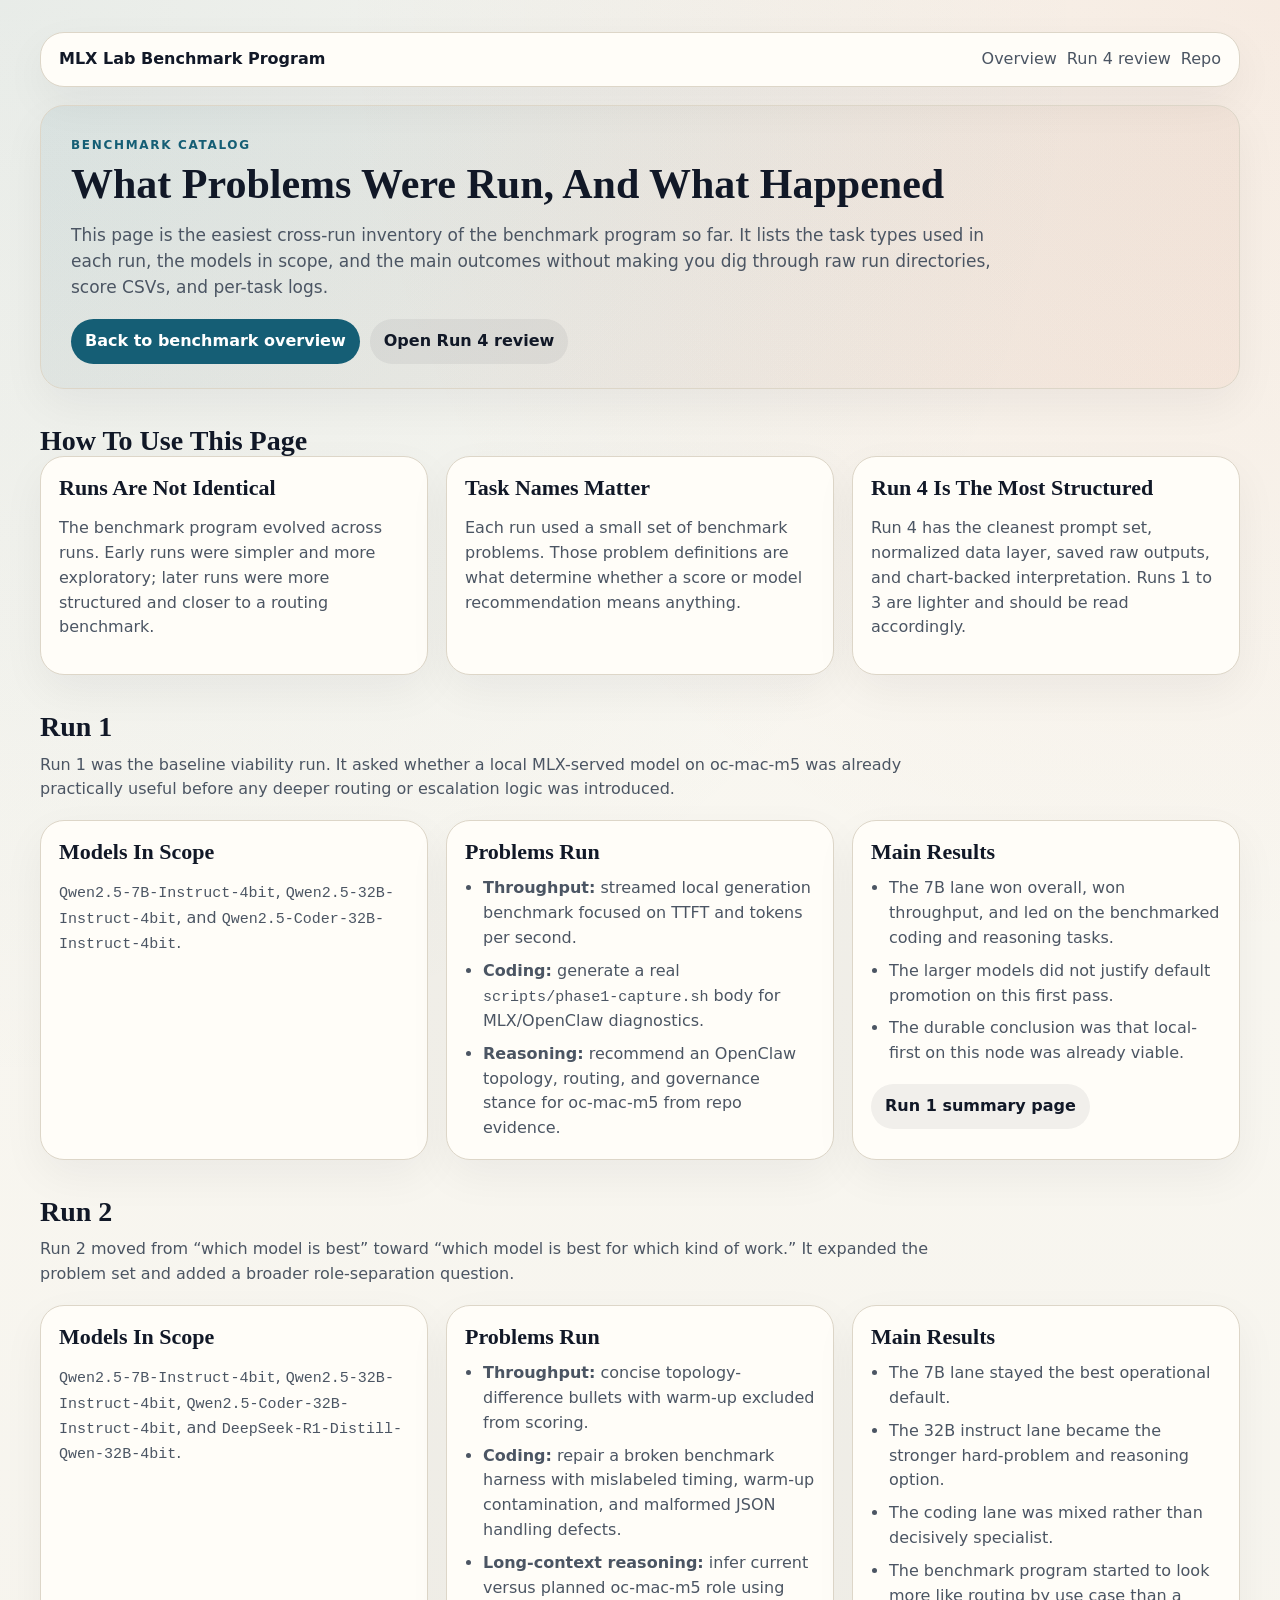
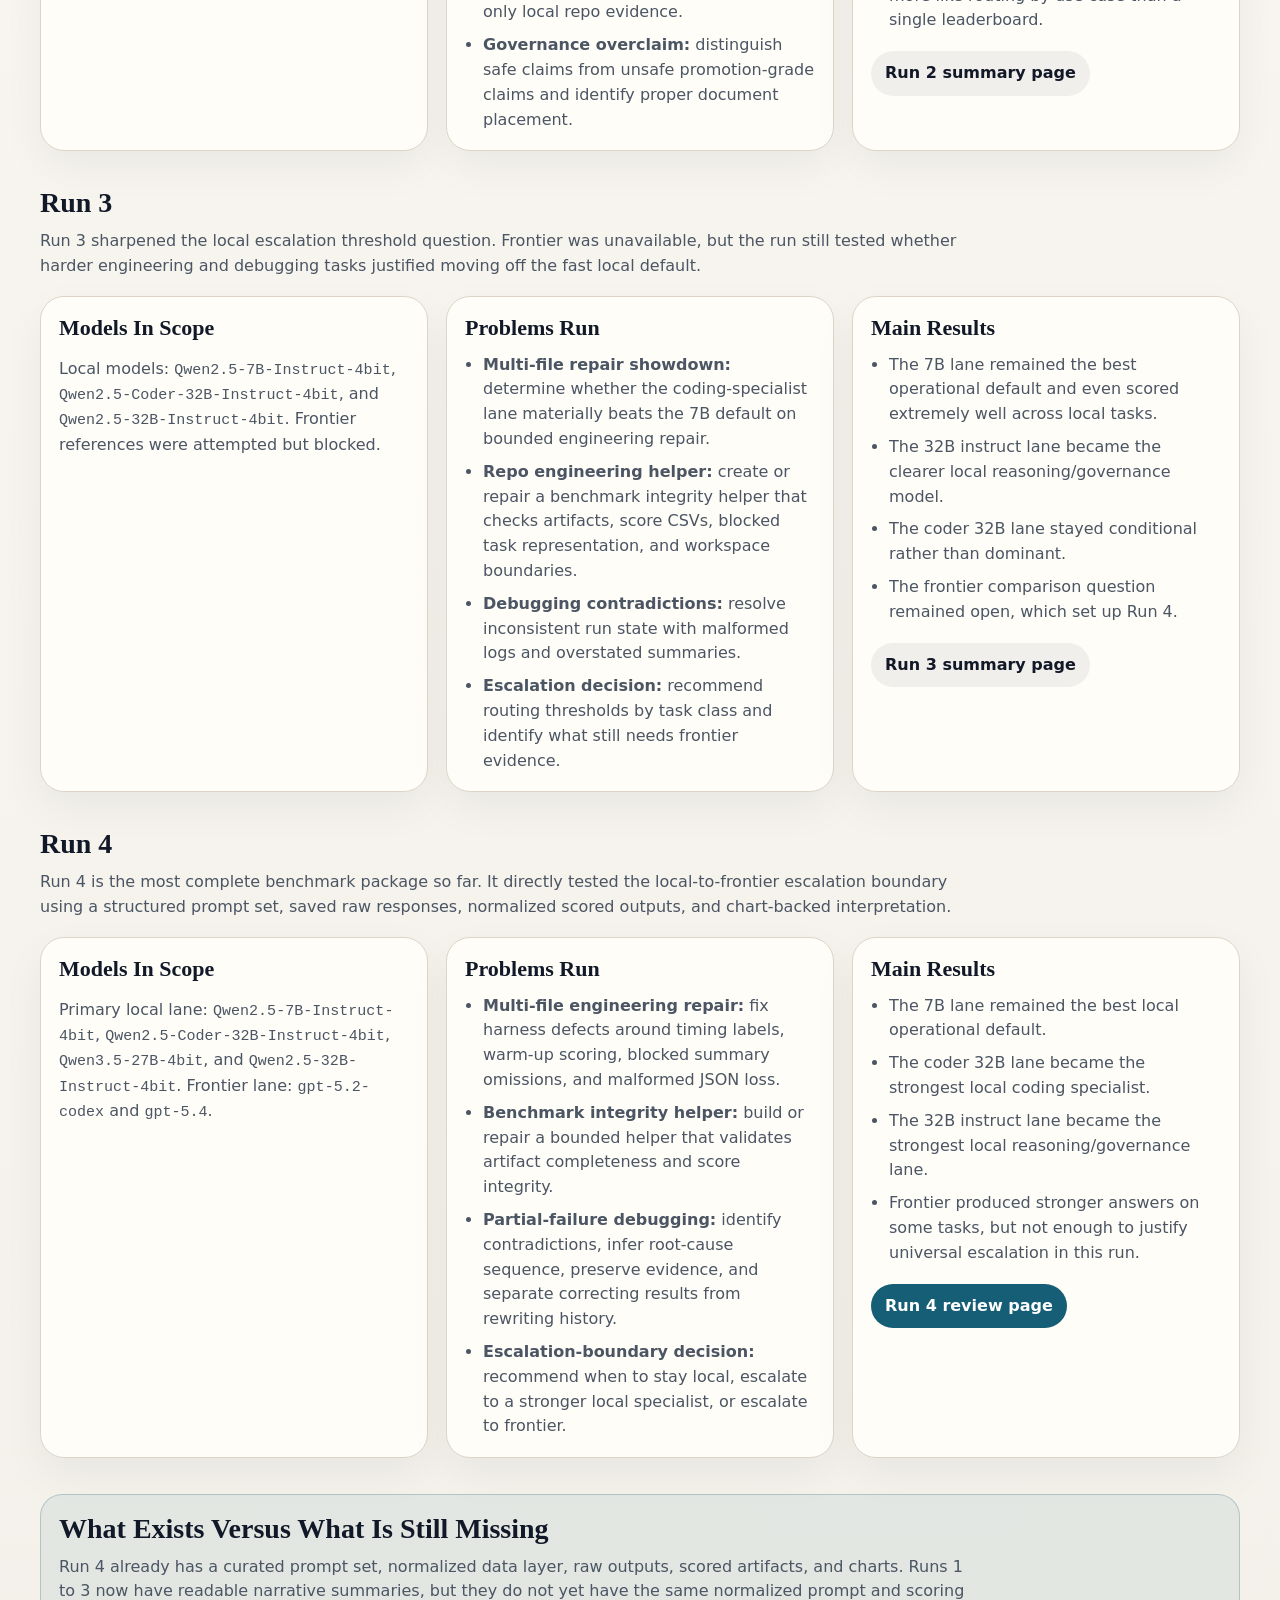
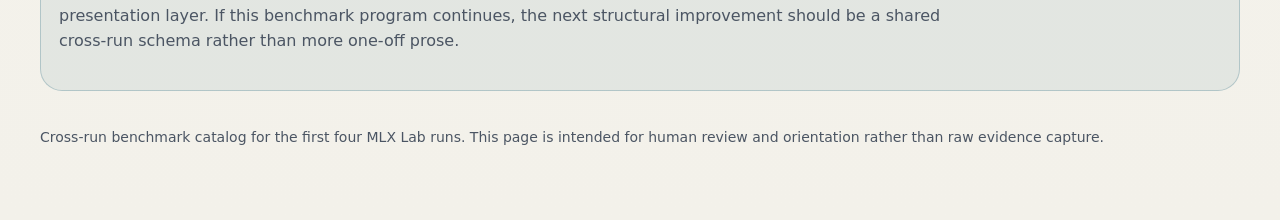
<file: docs/runs/index.html>
<!doctype html>
<html lang="en">
<head>
  <meta charset="utf-8">
  <meta name="viewport" content="width=device-width, initial-scale=1">
  <title>Benchmark Catalog | MLX Lab Benchmark Program</title>
  <link rel="stylesheet" href="../assets/site.css">
</head>
<body>
  <main class="page">
    <nav class="nav">
      <a class="nav-home" href="../index.html">MLX Lab Benchmark Program</a>
      <div class="nav-links">
        <a href="../index.html">Overview</a>
        <a href="../run4/index.html">Run 4 review</a>
        <a href="https://github.com/kermitv/mlx-lab">Repo</a>
      </div>
    </nav>

    <section class="hero">
      <p class="eyebrow">Benchmark Catalog</p>
      <h1>What Problems Were Run, And What Happened</h1>
      <p class="lede">
        This page is the easiest cross-run inventory of the benchmark program so far. It lists the task types used in each run, the models in scope, and the main outcomes without making you dig through raw run directories, score CSVs, and per-task logs.
      </p>
      <div class="button-row">
        <a class="button button-primary" href="../index.html">Back to benchmark overview</a>
        <a class="button button-secondary" href="../run4/index.html">Open Run 4 review</a>
      </div>
    </section>

    <section class="section">
      <h2>How To Use This Page</h2>
      <div class="guide-grid">
        <article class="card">
          <h3>Runs Are Not Identical</h3>
          <p>The benchmark program evolved across runs. Early runs were simpler and more exploratory; later runs were more structured and closer to a routing benchmark.</p>
        </article>
        <article class="card">
          <h3>Task Names Matter</h3>
          <p>Each run used a small set of benchmark problems. Those problem definitions are what determine whether a score or model recommendation means anything.</p>
        </article>
        <article class="card">
          <h3>Run 4 Is The Most Structured</h3>
          <p>Run 4 has the cleanest prompt set, normalized data layer, saved raw outputs, and chart-backed interpretation. Runs 1 to 3 are lighter and should be read accordingly.</p>
        </article>
      </div>
    </section>

    <section class="section">
      <h2>Run 1</h2>
      <p class="section-copy">
        Run 1 was the baseline viability run. It asked whether a local MLX-served model on oc-mac-m5 was already practically useful before any deeper routing or escalation logic was introduced.
      </p>
      <div class="guide-grid">
        <article class="card">
          <h3>Models In Scope</h3>
          <p><span class="repo-link">Qwen2.5-7B-Instruct-4bit</span>, <span class="repo-link">Qwen2.5-32B-Instruct-4bit</span>, and <span class="repo-link">Qwen2.5-Coder-32B-Instruct-4bit</span>.</p>
        </article>
        <article class="card">
          <h3>Problems Run</h3>
          <ul>
            <li><strong>Throughput:</strong> streamed local generation benchmark focused on TTFT and tokens per second.</li>
            <li><strong>Coding:</strong> generate a real <span class="repo-link">scripts/phase1-capture.sh</span> body for MLX/OpenClaw diagnostics.</li>
            <li><strong>Reasoning:</strong> recommend an OpenClaw topology, routing, and governance stance for oc-mac-m5 from repo evidence.</li>
          </ul>
        </article>
        <article class="card">
          <h3>Main Results</h3>
          <ul>
            <li>The 7B lane won overall, won throughput, and led on the benchmarked coding and reasoning tasks.</li>
            <li>The larger models did not justify default promotion on this first pass.</li>
            <li>The durable conclusion was that local-first on this node was already viable.</li>
          </ul>
          <div class="button-row">
            <a class="button button-secondary" href="../run1/index.html">Run 1 summary page</a>
          </div>
        </article>
      </div>
    </section>

    <section class="section">
      <h2>Run 2</h2>
      <p class="section-copy">
        Run 2 moved from “which model is best” toward “which model is best for which kind of work.” It expanded the problem set and added a broader role-separation question.
      </p>
      <div class="guide-grid">
        <article class="card">
          <h3>Models In Scope</h3>
          <p><span class="repo-link">Qwen2.5-7B-Instruct-4bit</span>, <span class="repo-link">Qwen2.5-32B-Instruct-4bit</span>, <span class="repo-link">Qwen2.5-Coder-32B-Instruct-4bit</span>, and <span class="repo-link">DeepSeek-R1-Distill-Qwen-32B-4bit</span>.</p>
        </article>
        <article class="card">
          <h3>Problems Run</h3>
          <ul>
            <li><strong>Throughput:</strong> concise topology-difference bullets with warm-up excluded from scoring.</li>
            <li><strong>Coding:</strong> repair a broken benchmark harness with mislabeled timing, warm-up contamination, and malformed JSON handling defects.</li>
            <li><strong>Long-context reasoning:</strong> infer current versus planned oc-mac-m5 role using only local repo evidence.</li>
            <li><strong>Governance overclaim:</strong> distinguish safe claims from unsafe promotion-grade claims and identify proper document placement.</li>
          </ul>
        </article>
        <article class="card">
          <h3>Main Results</h3>
          <ul>
            <li>The 7B lane stayed the best operational default.</li>
            <li>The 32B instruct lane became the stronger hard-problem and reasoning option.</li>
            <li>The coding lane was mixed rather than decisively specialist.</li>
            <li>The benchmark program started to look more like routing by use case than a single leaderboard.</li>
          </ul>
          <div class="button-row">
            <a class="button button-secondary" href="../run2/index.html">Run 2 summary page</a>
          </div>
        </article>
      </div>
    </section>

    <section class="section">
      <h2>Run 3</h2>
      <p class="section-copy">
        Run 3 sharpened the local escalation threshold question. Frontier was unavailable, but the run still tested whether harder engineering and debugging tasks justified moving off the fast local default.
      </p>
      <div class="guide-grid">
        <article class="card">
          <h3>Models In Scope</h3>
          <p>Local models: <span class="repo-link">Qwen2.5-7B-Instruct-4bit</span>, <span class="repo-link">Qwen2.5-Coder-32B-Instruct-4bit</span>, and <span class="repo-link">Qwen2.5-32B-Instruct-4bit</span>. Frontier references were attempted but blocked.</p>
        </article>
        <article class="card">
          <h3>Problems Run</h3>
          <ul>
            <li><strong>Multi-file repair showdown:</strong> determine whether the coding-specialist lane materially beats the 7B default on bounded engineering repair.</li>
            <li><strong>Repo engineering helper:</strong> create or repair a benchmark integrity helper that checks artifacts, score CSVs, blocked task representation, and workspace boundaries.</li>
            <li><strong>Debugging contradictions:</strong> resolve inconsistent run state with malformed logs and overstated summaries.</li>
            <li><strong>Escalation decision:</strong> recommend routing thresholds by task class and identify what still needs frontier evidence.</li>
          </ul>
        </article>
        <article class="card">
          <h3>Main Results</h3>
          <ul>
            <li>The 7B lane remained the best operational default and even scored extremely well across local tasks.</li>
            <li>The 32B instruct lane became the clearer local reasoning/governance model.</li>
            <li>The coder 32B lane stayed conditional rather than dominant.</li>
            <li>The frontier comparison question remained open, which set up Run 4.</li>
          </ul>
          <div class="button-row">
            <a class="button button-secondary" href="../run3/index.html">Run 3 summary page</a>
          </div>
        </article>
      </div>
    </section>

    <section class="section">
      <h2>Run 4</h2>
      <p class="section-copy">
        Run 4 is the most complete benchmark package so far. It directly tested the local-to-frontier escalation boundary using a structured prompt set, saved raw responses, normalized scored outputs, and chart-backed interpretation.
      </p>
      <div class="guide-grid">
        <article class="card">
          <h3>Models In Scope</h3>
          <p>Primary local lane: <span class="repo-link">Qwen2.5-7B-Instruct-4bit</span>, <span class="repo-link">Qwen2.5-Coder-32B-Instruct-4bit</span>, <span class="repo-link">Qwen3.5-27B-4bit</span>, and <span class="repo-link">Qwen2.5-32B-Instruct-4bit</span>. Frontier lane: <span class="repo-link">gpt-5.2-codex</span> and <span class="repo-link">gpt-5.4</span>.</p>
        </article>
        <article class="card">
          <h3>Problems Run</h3>
          <ul>
            <li><strong>Multi-file engineering repair:</strong> fix harness defects around timing labels, warm-up scoring, blocked summary omissions, and malformed JSON loss.</li>
            <li><strong>Benchmark integrity helper:</strong> build or repair a bounded helper that validates artifact completeness and score integrity.</li>
            <li><strong>Partial-failure debugging:</strong> identify contradictions, infer root-cause sequence, preserve evidence, and separate correcting results from rewriting history.</li>
            <li><strong>Escalation-boundary decision:</strong> recommend when to stay local, escalate to a stronger local specialist, or escalate to frontier.</li>
          </ul>
        </article>
        <article class="card">
          <h3>Main Results</h3>
          <ul>
            <li>The 7B lane remained the best local operational default.</li>
            <li>The coder 32B lane became the strongest local coding specialist.</li>
            <li>The 32B instruct lane became the strongest local reasoning/governance lane.</li>
            <li>Frontier produced stronger answers on some tasks, but not enough to justify universal escalation in this run.</li>
          </ul>
          <div class="button-row">
            <a class="button button-primary" href="../run4/index.html">Run 4 review page</a>
          </div>
        </article>
      </div>
    </section>

    <section class="section">
      <div class="callout">
        <h2>What Exists Versus What Is Still Missing</h2>
        <p class="section-copy">
          Run 4 already has a curated prompt set, normalized data layer, raw outputs, scored artifacts, and charts. Runs 1 to 3 now have readable narrative summaries, but they do not yet have the same normalized prompt and scoring presentation layer. If this benchmark program continues, the next structural improvement should be a shared cross-run schema rather than more one-off prose.
        </p>
      </div>
    </section>

    <footer>
      Cross-run benchmark catalog for the first four MLX Lab runs. This page is intended for human review and orientation rather than raw evidence capture.
    </footer>
  </main>
</body>
</html>
</file>
<file: docs/assets/site.css>
:root {
  --bg: #f3f1ea;
  --panel: #fffdf8;
  --panel-strong: #fffaf0;
  --ink: #111827;
  --muted: #4b5563;
  --line: #ddd6c8;
  --accent: #155e75;
  --accent-2: #c2410c;
  --shadow: 0 16px 44px rgba(17, 24, 39, 0.05);
}

* {
  box-sizing: border-box;
}

html {
  scroll-behavior: smooth;
}

body {
  margin: 0;
  color: var(--ink);
  font-family: ui-sans-serif, system-ui, -apple-system, BlinkMacSystemFont, "Segoe UI", sans-serif;
  line-height: 1.55;
  background:
    radial-gradient(circle at top left, rgba(21, 94, 117, 0.08), transparent 30%),
    radial-gradient(circle at top right, rgba(194, 65, 12, 0.07), transparent 26%),
    linear-gradient(180deg, #faf8f2 0%, var(--bg) 100%);
}

a {
  color: var(--accent);
}

.page {
  max-width: 1240px;
  margin: 0 auto;
  padding: 32px 20px 72px;
}

.hero,
.card,
.chart-card,
.nav {
  background: var(--panel);
  border: 1px solid var(--line);
  border-radius: 24px;
  box-shadow: var(--shadow);
}

.nav {
  display: flex;
  align-items: center;
  justify-content: space-between;
  gap: 16px;
  padding: 14px 18px;
  margin-bottom: 18px;
}

.nav-home {
  font-weight: 700;
  text-decoration: none;
  color: var(--ink);
}

.nav-links {
  display: flex;
  flex-wrap: wrap;
  gap: 10px;
}

.nav-links a {
  text-decoration: none;
  color: var(--muted);
}

.hero {
  padding: 30px 30px 24px;
  background: linear-gradient(135deg, rgba(21, 94, 117, 0.08), rgba(194, 65, 12, 0.06));
}

.eyebrow {
  margin: 0 0 8px;
  font-size: 12px;
  font-weight: 700;
  letter-spacing: 0.14em;
  text-transform: uppercase;
  color: var(--accent);
}

h1,
h2,
h3 {
  margin: 0;
  font-family: Georgia, "Times New Roman", serif;
}

h1 {
  font-size: 42px;
  line-height: 1.08;
}

h2 {
  font-size: 28px;
  line-height: 1.12;
}

h3 {
  font-size: 22px;
  line-height: 1.15;
}

.lede,
.section-copy,
.card p,
.chart-card p,
.small,
footer {
  color: var(--muted);
}

.lede {
  max-width: 930px;
  margin: 14px 0 0;
  font-size: 17px;
}

.hero-links,
.button-row {
  display: flex;
  flex-wrap: wrap;
  gap: 10px;
  margin-top: 18px;
}

.button {
  display: inline-block;
  text-decoration: none;
  border-radius: 999px;
  padding: 10px 14px;
  font-weight: 600;
}

.button-primary {
  color: white;
  background: var(--accent);
}

.button-secondary {
  color: var(--ink);
  background: rgba(17, 24, 39, 0.06);
}

.meta-grid,
.story-grid,
.insights,
.run-grid,
.chart-grid,
.guide-grid {
  display: grid;
  gap: 18px;
}

.meta-grid {
  grid-template-columns: repeat(auto-fit, minmax(180px, 1fr));
  margin-top: 22px;
}

.story-grid,
.run-grid {
  grid-template-columns: repeat(auto-fit, minmax(240px, 1fr));
}

.insights {
  grid-template-columns: repeat(auto-fit, minmax(220px, 1fr));
}

.guide-grid {
  grid-template-columns: repeat(auto-fit, minmax(280px, 1fr));
}

.pill,
.card,
.chart-card {
  padding: 18px;
}

.pill {
  border-radius: 18px;
  border: 1px solid var(--line);
  background: rgba(255, 255, 255, 0.78);
}

.pill-label {
  margin: 0 0 4px;
  font-size: 12px;
  letter-spacing: 0.08em;
  text-transform: uppercase;
  color: var(--muted);
}

.pill-value {
  margin: 0;
  font-weight: 700;
  font-size: 18px;
}

.section {
  margin-top: 36px;
}

.section-copy {
  max-width: 920px;
  margin: 10px 0 18px;
}

.card {
  background: var(--panel);
}

.card h3,
.chart-card h3 {
  margin-bottom: 8px;
}

.card ul {
  margin: 12px 0 0;
  padding-left: 18px;
  color: var(--muted);
}

.card li + li {
  margin-top: 8px;
}

.definition {
  display: block;
  margin-top: 10px;
  padding-top: 10px;
  border-top: 1px solid var(--line);
}

.definition strong {
  color: var(--ink);
}

.run-card {
  background: linear-gradient(180deg, rgba(255, 255, 255, 0.9), rgba(255, 250, 240, 0.95));
}

.featured {
  border-color: rgba(21, 94, 117, 0.28);
  background: linear-gradient(180deg, rgba(21, 94, 117, 0.08), rgba(255, 253, 248, 0.98));
}

.frame {
  border: 1px solid var(--line);
  border-radius: 18px;
  overflow: hidden;
  background: #f8f5ee;
}

.frame img {
  display: block;
  width: 100%;
  height: auto;
}

.callout {
  padding: 18px;
  border-radius: 22px;
  border: 1px solid rgba(21, 94, 117, 0.24);
  background: rgba(21, 94, 117, 0.07);
}

.repo-link {
  font-family: ui-monospace, SFMono-Regular, Menlo, monospace;
  font-size: 0.94em;
}

footer {
  margin-top: 36px;
  font-size: 14px;
}

@media (max-width: 900px) {
  .page {
    padding: 20px 14px 48px;
  }

  h1 {
    font-size: 34px;
  }

  .nav {
    flex-direction: column;
    align-items: flex-start;
  }
}
</file>
